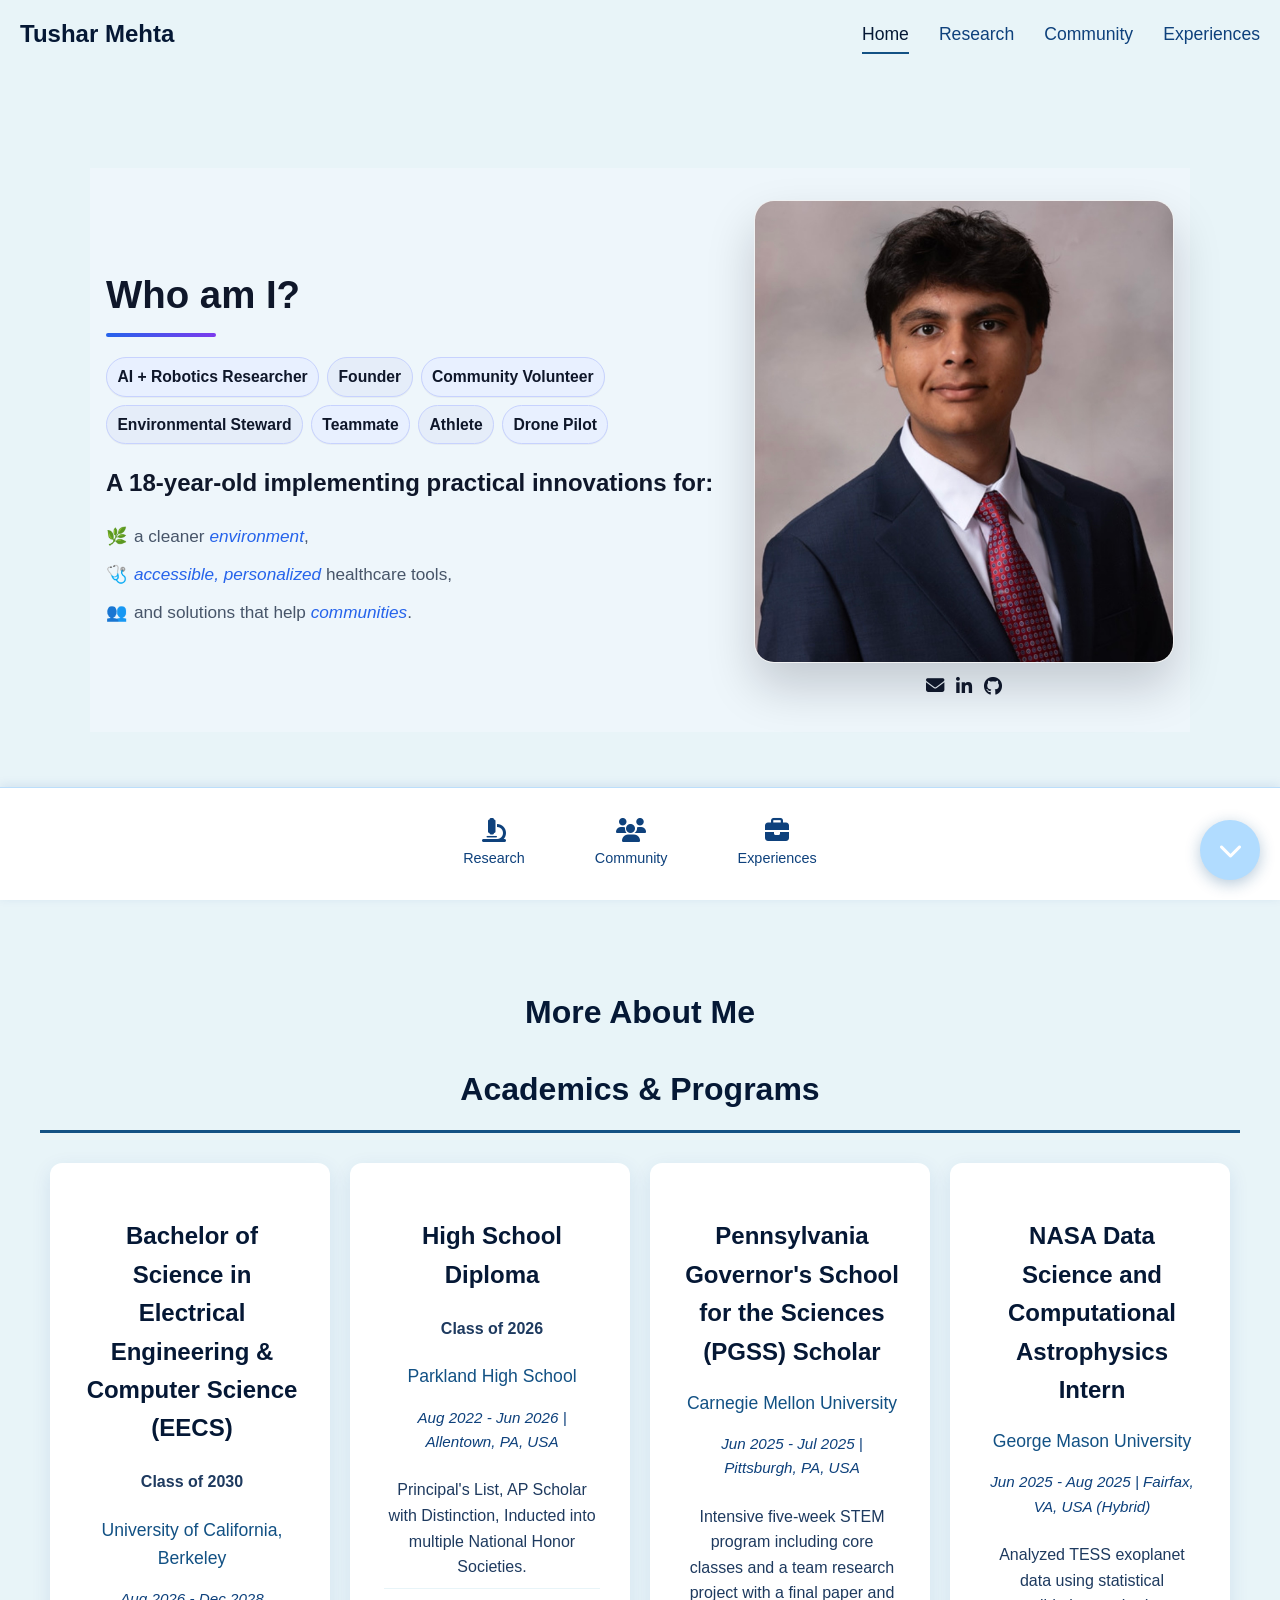
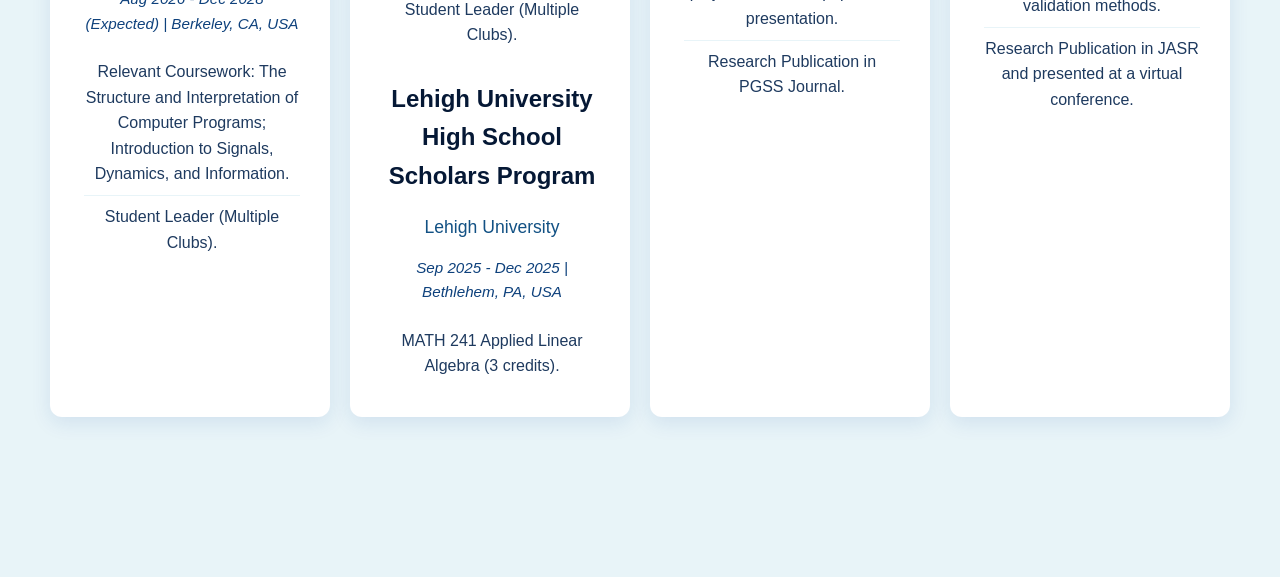
<file: index.html>
<!DOCTYPE html>
<html lang="en">
<head>
    <meta charset="UTF-8">
    <meta name="viewport" content="width=device-width, initial-scale=1.0">
    <title>Tushar Mehta</title>
    <link rel="stylesheet" href="style.css">
    <link rel="stylesheet" href="https://cdnjs.cloudflare.com/ajax/libs/font-awesome/6.5.2/css/all.min.css">
</head>
<body>

    <section id="home">
        <div class="background-overlay"></div>
        <header>
            <div class="logo">
                <a href="#">Tushar Mehta</a>
            </div>
            
            <!-- Hamburger Menu Button -->
            <button class="hamburger" id="hamburger">
                <span class="hamburger-line"></span>
                <span class="hamburger-line"></span>
                <span class="hamburger-line"></span>
            </button>
            
            <nav class="nav-menu" id="nav-menu">
                <ul>
                    <li><a href="#" class="active">Home</a></li>
                    <li><a href="research.html">Research</a></li>
                    <li><a href="community.html">Community</a></li>
                    <li><a href="experiences.html">Experiences</a></li>
                </ul>
            </nav>
        </header>

        <main class="hero-content">
<section class="intro theme-light" aria-labelledby="intro-title">
  <style>
    /* ===== Palette (light). Switch to .theme-dark if you prefer ===== */
    .theme-light { --bg:#eef6fb; --ink:#0f172a; --muted:#475569; --accent:#2563eb; --accent2:#7c3aed; --chip-bg:#e5edf9; --chip-bg-2:#e8f0ff; --chip-border:#c7d2fe; --chip-ink:#0f172a; }
    .theme-dark  { --bg:#0b1220; --ink:#e8eef6; --muted:#a9b6c7; --accent:#60a5fa; --accent2:#a78bfa; --chip-bg:#172033; --chip-bg-2:#1b2440; --chip-border:#2a3a58; --chip-ink:#e8eef6; }

    /* Layout */
    .intro{ background:var(--bg); color:var(--ink); }
    .intro .wrap{
      max-width:1100px; margin:0 auto; padding:2rem 1rem;
      display:grid; grid-template-columns: 1fr 420px; gap:2rem; align-items:center;
    }
    @media (max-width:880px){
      .intro .wrap{ grid-template-columns:1fr; }
      .intro .photo{ order:2; justify-self:center; }
    }

    /* Fix heading/subhead visibility even if a global style lowers opacity */
    .intro #intro-title,
    .intro .subhead{
      color:var(--ink) !important;
      opacity:1 !important;
      text-shadow:none !important;
      mix-blend-mode:normal !important;
      margin:0 0 .5rem;
    }
    #intro-title{ font-size:clamp(1.9rem,3.2vw,2.4rem); font-weight:800; }
    .rule{
      width:110px; height:4px; border-radius:999px; margin:.35rem 0 1.25rem;
      background:linear-gradient(90deg,var(--accent),var(--accent2));
    }

    /* Chips */
    .roles{ margin:0 0 .75rem; padding:0; list-style:none; display:flex; flex-wrap:wrap; gap:.5rem; }
    .roles li{
      display:inline-block; padding:.38rem .65rem; border-radius:999px;
      background:var(--chip-bg); border:1px solid var(--chip-border);
      color:var(--chip-ink); font-weight:600; font-size:.98rem; box-shadow:0 1px 0 rgba(15,23,42,.04);
    }
    .roles li:nth-child(odd){ background:var(--chip-bg-2); }

    /* Body line */
    .mission{ margin:.25rem 0 0; font-size:clamp(1rem,1.8vw,1.075rem); color:var(--muted); line-height:1.65; }
    .mission i{ color:var(--accent); font-style:italic; }

    /* Photo on the right */
    .photo{ justify-self:end; }
    .photo img{
      display:block; width:min(100%,420px); height:auto;
      border-radius:20px;
      box-shadow: 0 24px 48px rgba(2, 6, 23, .18);
      border: 1px solid rgba(15, 23, 42, .06);
      background:#fff;             /* prevents gray edges on transparent PNGs */
      object-fit: cover;
    }
  </style>

  <div class="wrap">
    <!-- LEFT: text -->
    <div>
      <h2 id="intro-title">Who am I?</h2>
      <div class="rule" aria-hidden="true">
      </div>

      <ul class="roles" aria-label="My roles">
        <li>AI&nbsp;+&nbsp;Robotics&nbsp;Researcher</li>
        <li>Founder</li>
        <li>Community&nbsp;Volunteer</li>
        <li>Environmental&nbsp;Steward</li>
        <li>Teammate</li>
        <li>Athlete</li>
        <li>Drone&nbsp;Pilot</li>
      </ul>

    <div class="head"> <h2>A 18-year-old implementing practical innovations for:</h2></div>
<ul class="mission" style="margin-top:1rem; padding-left:0; list-style:none;">
  <li><span class="icon" aria-hidden="true">🌿</span>a cleaner <i>environment</i>,</li>
  <li><span class="icon" aria-hidden="true">🩺</span><i>accessible, personalized</i> healthcare tools,</li>
  <li><span class="icon" aria-hidden="true">👥</span>and solutions that help <i>communities</i>.</li>
</ul>
</div>
<!-- Styles for the left-side social row (keep or merge into your main <style>) -->
<style>
  .left-social{
    margin-top:.85rem;       /* space under the bullets */
    display:inline-flex;
    gap:.75rem;
    align-items:center;
  }
  .left-social a{
    color:var(--ink);        /* matches your theme text color */
    text-decoration:none;
    font-size:1.05rem;
    line-height:1;
  }
  .left-social a:hover{
    color:var(--accent);     /* uses your existing accent color */
  }
</style>
<style>
  /* tiny helper so icons line up nicely */
    .mission li{
    margin: .6rem 0;          /* <-- more space between list items */
  }
    .mission .icon{
    display:inline-block;
    width:1.25em;
    text-align:center;
    margin-right:.4rem;
  }
</style>

    <!-- RIGHT: photo -->
<div class="right-col" style="justify-self:end;text-align:center;">
  <figure class="photo" style="margin:0;">
    <img
      src="assets/images/profile-photo.jpg"
      alt="Portrait of Tushar Mehta"
      style="display:block;width:min(100%,420px);height:auto;border-radius:20px;box-shadow:0 24px 48px rgba(2,6,23,.18);border:1px solid rgba(15,23,42,.06);background:#fff;object-fit:cover;"
    />
  </figure>

  <div class="social-icons" style="margin-top:.85rem;display:inline-flex;gap:.75rem;align-items:center;">
    <a href="mailto:mehtat124@gmail.com?subject=Request%20For%20Info&body=Hi%20Tushar," aria-label="Email" target="_blank" rel="noopener noreferrer" style="color:var(--ink);text-decoration:none;font-size:1.15rem;line-height:1;">
      <i class="fas fa-envelope"></i>
    </a>
    <a href="https://www.linkedin.com/in/tushar-mehta-104a21375/" aria-label="LinkedIn" target="_blank" rel="noopener noreferrer" style="color:var(--ink);text-decoration:none;font-size:1.15rem;line-height:1;">
      <i class="fab fa-linkedin-in"></i>
    </a>
    <a href="https://github.com/TMRmehta" aria-label="GitHub" target="_blank" rel="noopener noreferrer" style="color:var(--ink);text-decoration:none;font-size:1.15rem;line-height:1;">
      <i class="fab fa-github"></i>
    </a>
  </div>
</div>
</section>

        </main>

        <div class="bottom-icons">
            <div class="scroll-down-icon">
                <a href="#projects"> <i class="fas fa-chevron-down"></i>
                </a>
            </div>
        </div>
    </section>
    <section id="projects" class="about-section">
        <h2>More About Me</h2>
            <div id="academics" class="tab-content">
                <h2 class="section-title">Academics & Programs</h2>
                <div class="card-grid">
                    <div class="card academic-card">
                        <h3>Bachelor of Science in Electrical Engineering & Computer Science (EECS) </h3>
                        <h4>Class of 2030</h4>
                        <p class="institution">University of California, Berkeley</p>
                        <p class="date-location">Aug 2026 - Dec 2028 (Expected) | Berkeley, CA, USA</p>
                        <ul>
                            <li>Relevant Coursework: The Structure and Interpretation of Computer Programs; Introduction to Signals, Dynamics, and Information.
                            </li>
                            <li>Student Leader (Multiple Clubs).</li>
                        </ul>
                    </div>
                    <div class="card academic-card">
                        <h3>High School Diploma </h3>
                        <h4>Class of 2026</h4>
                        <p class="institution">Parkland High School</p>
                        <p class="date-location">Aug 2022 - Jun 2026 | Allentown, PA, USA</p>
                        <ul>
                            <li>Principal's List, AP Scholar with Distinction, Inducted into multiple National Honor Societies.
                            
                            </li>
                            <li>Student Leader (Multiple Clubs).</li>
                        </ul>
                        <h3>Lehigh University High School Scholars Program</h3>
                        <p class="institution">Lehigh University</p>
                        <p class="date-location">Sep 2025 - Dec 2025 | Bethlehem, PA, USA</p>
                         <ul>
                            <li>MATH 241 Applied Linear Algebra (3 credits).</li>
                        </ul>
                    </div>
                    <div class="card academic-card">
                        <h3>Pennsylvania Governor's School for the Sciences (PGSS) Scholar</h3>
                        <p class="institution">Carnegie Mellon University</p>
                        <p class="date-location">Jun 2025 - Jul 2025 | Pittsburgh, PA, USA</p>
                        <ul>
                            <li>Intensive five-week STEM program including core classes and a team research project with a final paper and presentation.</li>
                            <li>Research Publication in PGSS Journal.</li>
                        </ul>
                    </div>
                    <div class="card academic-card">
                        <h3>NASA Data Science and Computational Astrophysics Intern</h3>
                        <p class="institution">George Mason University</p>
                        <p class="date-location">Jun 2025 - Aug 2025 | Fairfax, VA, USA (Hybrid)</p>
                         <ul>
                            <li>Analyzed TESS exoplanet data using statistical validation methods.</li>
                            <li>Research Publication in JASR and presented at a virtual conference.</li>
                        </ul>
                    </div>
                </div>
            </div>
    </section>

    <!-- Bottom Navigation Icons -->
    <footer class="bottom-navigation">
        <div class="nav-icons">
            <a href="research.html" class="nav-icon" aria-label="Research">
                <i class="fas fa-microscope"></i>
                <span>Research</span>
            </a>
            <a href="community.html" class="nav-icon" aria-label="Community">
                <i class="fas fa-users"></i>
                <span>Community</span>
            </a>
            <a href="experiences.html" class="nav-icon" aria-label="Experiences">
                <i class="fas fa-briefcase"></i>
                <span>Experiences</span>
            </a>
        </div>
    </footer>

    <!-- Navigation Toggle Button -->
    <div class="nav-toggle" id="navToggle">
        <i class="fas fa-chevron-up"></i>
    </div>

    <script src="script.js"></script>
</body>
</html>
</file>
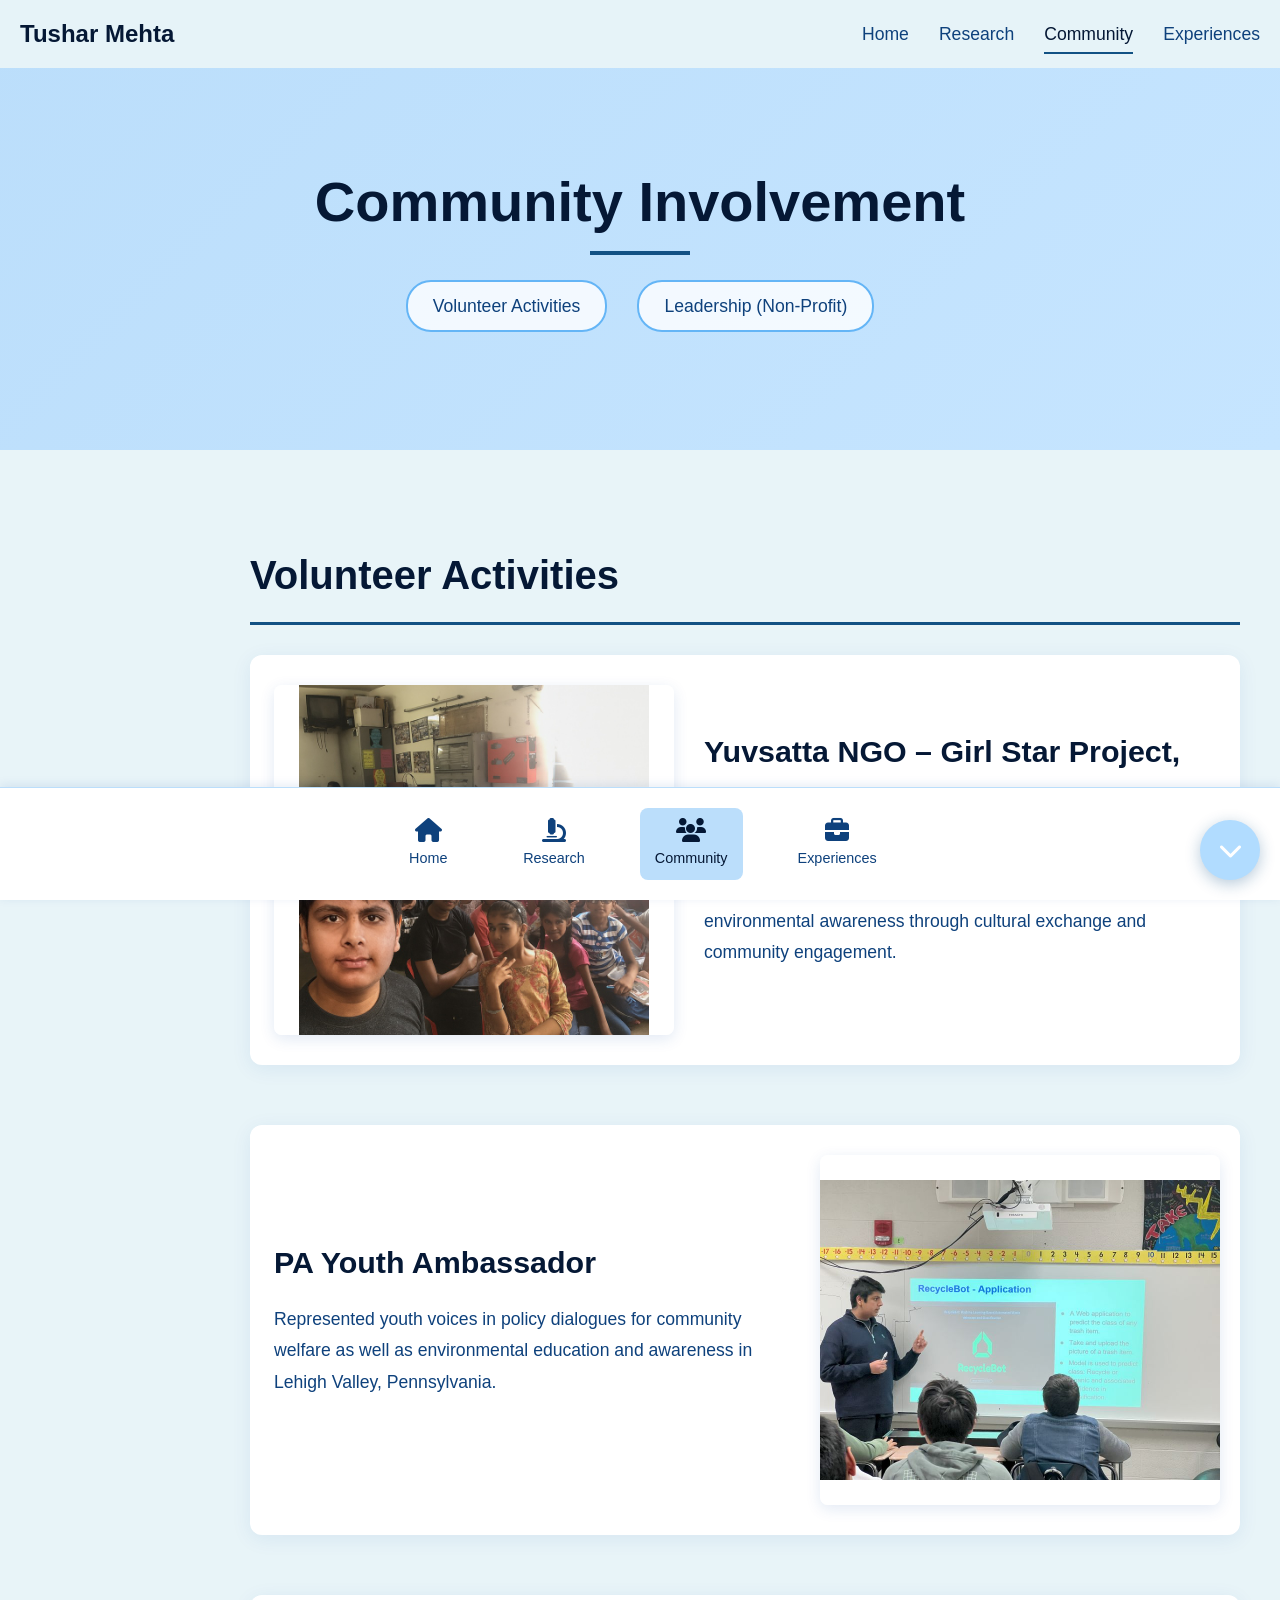
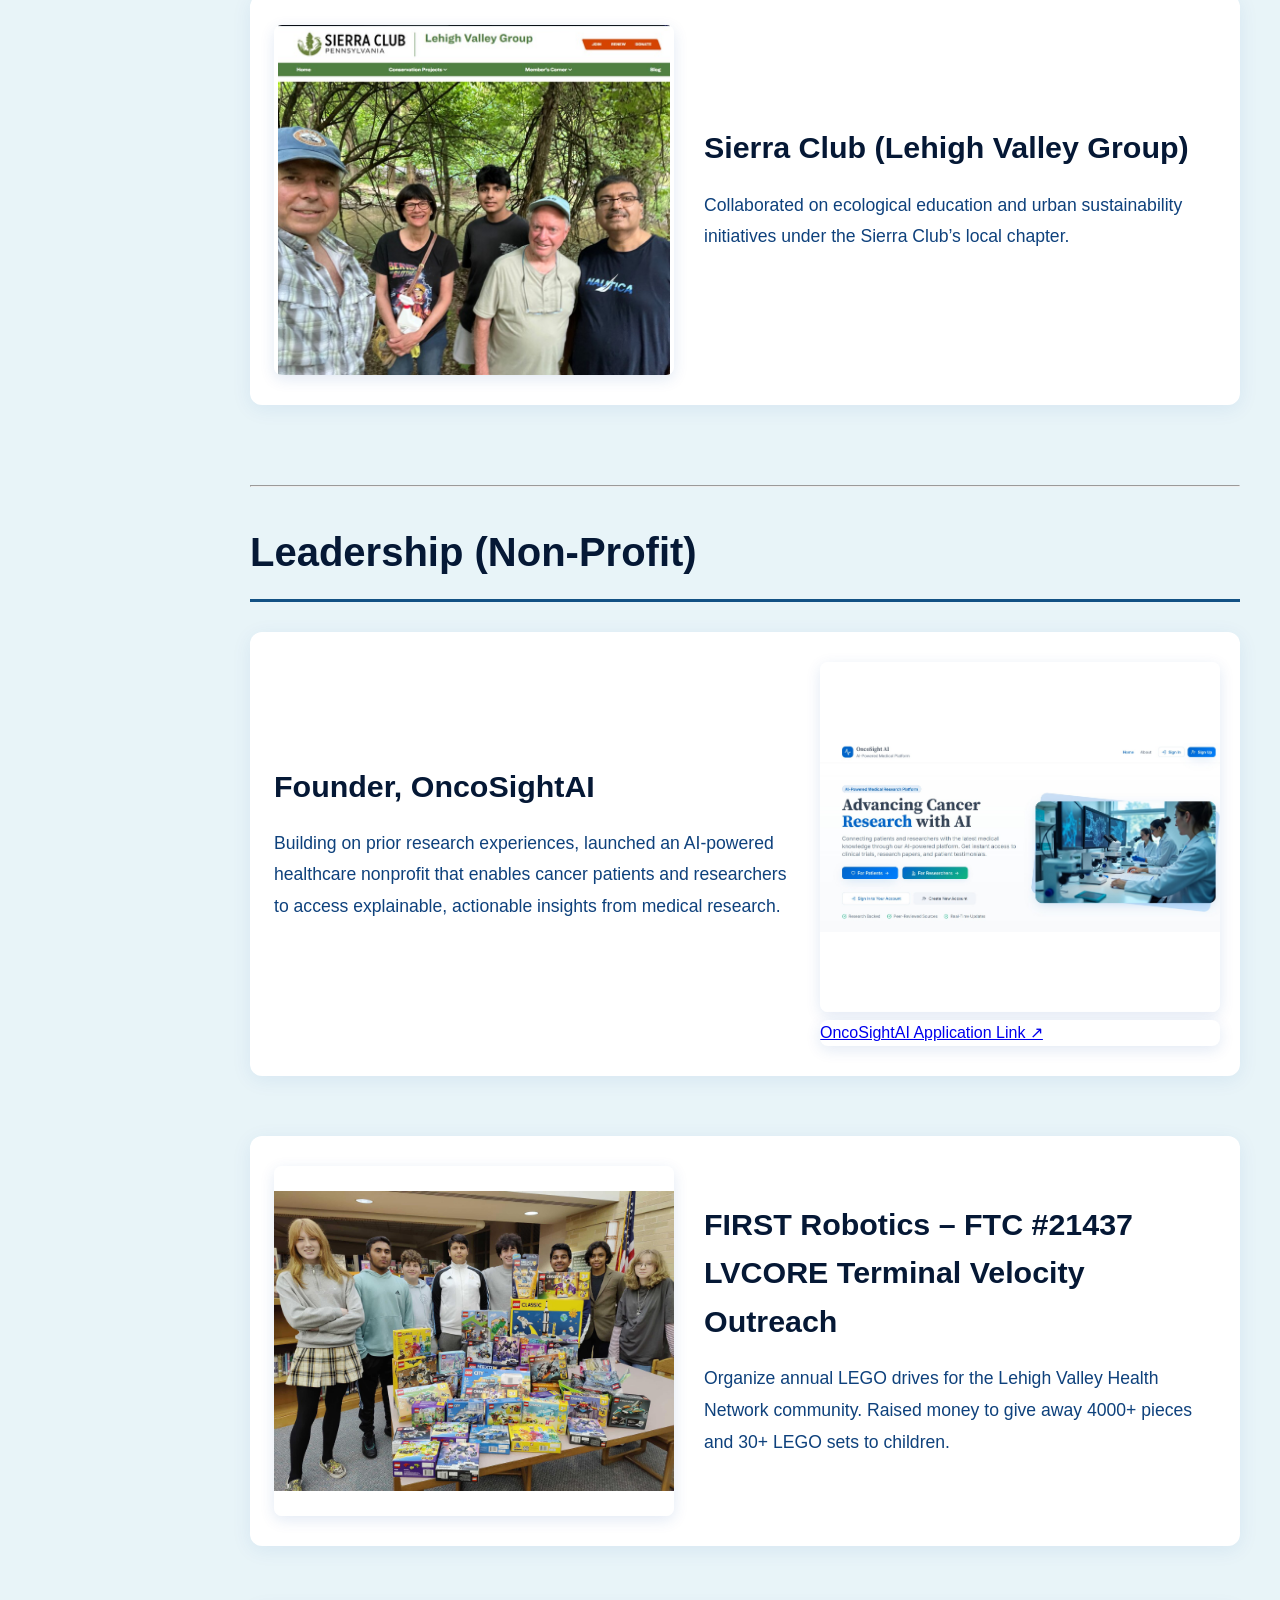
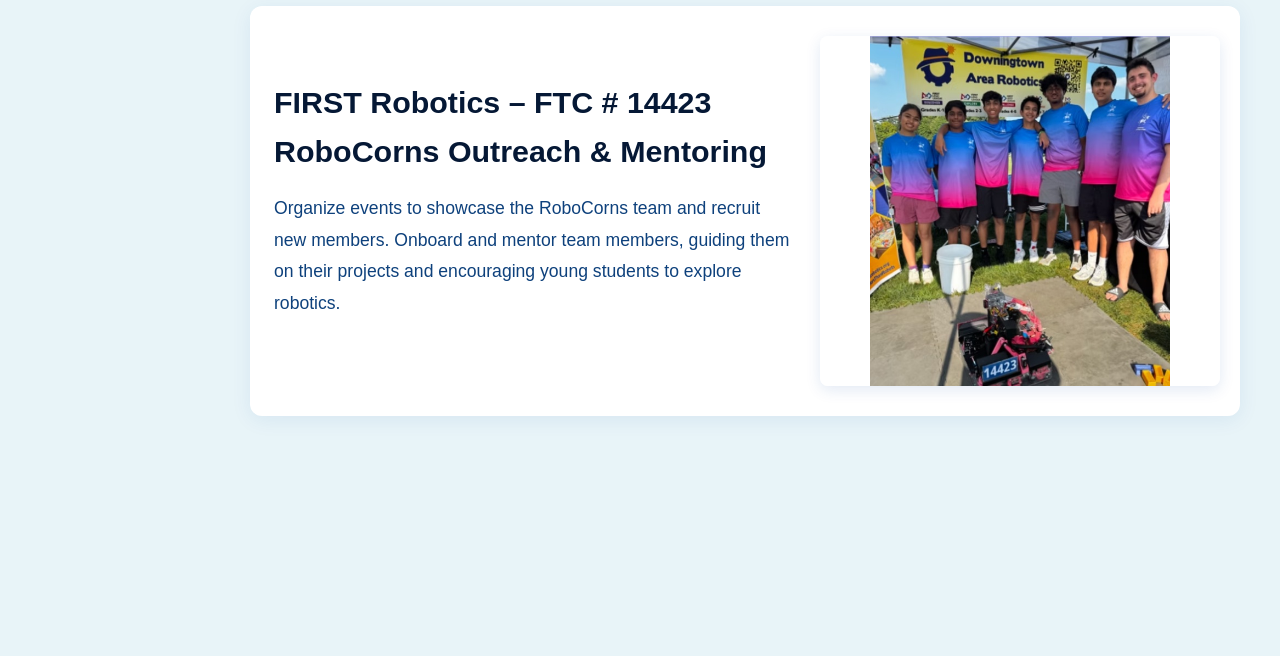
<file: community.html>
<!DOCTYPE html>
<html lang="en">
<head>
  <meta charset="UTF-8" />
  <meta name="viewport" content="width=device-width, initial-scale=1.0" />
  <title>Community - Tushar Mehta</title>
  <link rel="stylesheet" href="style.css" />
  <link rel="stylesheet" href="https://cdnjs.cloudflare.com/ajax/libs/font-awesome/6.5.1/css/all.min.css" />
</head>
<body>

  <section id="projects-page-header">
    <header>
      <div class="logo">
        <a href="index.html">Tushar Mehta</a>
      </div>
      
      <!-- Hamburger Menu Button -->
      <button class="hamburger" id="hamburger">
        <span class="hamburger-line"></span>
        <span class="hamburger-line"></span>
        <span class="hamburger-line"></span>
      </button>
      
      <nav class="nav-menu" id="nav-menu">
        <ul>
          <li><a href="index.html">Home</a></li>
          <li><a href="research.html">Research</a></li>
          <li><a href="community.html" class="active">Community</a></li>
          <li><a href="experiences.html">Experiences</a></li>
        </ul>
      </nav>
    </header>

    <div class="page-title">
      <h1>Community Involvement</h1>
      <div class="underline"></div>
      <div class="category-nav">
        <a href="#Volunteerism" class="category-link">Volunteer Activities</a>
        <a href="#Leadership" class="category-link">Leadership (Non-Profit)</a>
      </div>
    </div>
  </section>

  <!-- <aside class="timeline-sidebar">
    <div class="timeline-item" data-category="volunteer Activities">
        <div class="timeline-dot"></div>
        <span class="timeline-label">Volunteer Activities</span>
    </div>
    <div class="timeline-item" data-category="Leadership (Non-Profit)">
        <div class="timeline-dot"></div>
        <span class="timeline-label">Leadershio (Non-Profit)</span>
    </div>
  </aside> -->

  <main class="research-timeline" id="community-timeline"> 
    
    <section id="Volunteerism" class="research-section">
      <h2 class="section-title">Volunteer Activities</h2>

      <div class="project-item" data-category="volunteer Activities">
        <div class="project-content">
            <div class="project-image">
                 <img src="assets/images/YS_M3.jpg" alt="Yuvsatta NGO - Girl Star Project">
            </div>
            <div class="project-details">
                  <h3>Yuvsatta NGO – Girl Star Project, Chandigarh, India</h3>
                  <p>Volunteer with the Yuvsatta Girl Star Project, supporting initiatives that empower youth, advance girls’ education, and promote environmental awareness through cultural exchange and community engagement.</p>
            </div>
        </div>
      </div>

      <div class="project-item" data-category="volunteer Activities">
        <div class="project-content reverse">
          <div class="project-image">
            <img src="assets/images/PAY_M.jpg" alt="PA Youth Ambassador" />
          </div>
          <div class="project-details">
            <h3>PA Youth Ambassador</h3>
            <p>Represented youth voices in policy dialogues for community welfare as well as environmental education and awareness in Lehigh Valley, Pennsylvania.</p>
          </div>
        </div>
      </div>

      <div class="project-item" data-category="volunteer Activities">
        <div class="project-content">
          <div class="project-image">
            <img src="assets/images/Sierra_Club.jpg" alt="Sierra Club" />
          </div>
          <div class="project-details">
            <h3>Sierra Club (Lehigh Valley Group)</h3>
            <p>Collaborated on ecological education and urban sustainability initiatives under the Sierra Club’s local chapter.</p>
          </div>
        </div>
      </div>
    </section>

    <hr>

    <section id="Leadership" class="research-section">
      <h2 class="section-title">Leadership (Non-Profit)</h2>

      <div class="project-item" data-category="Leadership (Non-Profit)">
        <div class="project-content reverse">
        <div class="project-media">
          <div class="project-image">
            <a href="https://www.oncosight.org/"
              target="_blank"
              rel="noopener noreferrer"
               aria-label="Open OncoSightAI website">
              <img src="assets/images/OncoSightAI.jpg"
              alt="OncosightAI Project"
              loading="lazy" />
            </a>
          </div>
          <div class="project-image" style="margin-top: .5rem;">
                        <a href="https://www.oncosight.org"
                        target="_blank"
                        rel="noopener noreferrer"
                        class="btn-link"
                        aria-label="Open OncoSightAI application">
                        OncoSightAI Application Link ↗
                        </a>
          </div>
           </div>
          <div class="project-details">
            <h3>Founder, OncoSightAI</h3>
            <p>Building on prior research experiences, launched an AI-powered healthcare nonprofit that enables cancer patients and researchers to access explainable, actionable insights from medical research.</p>
          </div>
        </div>
      </div>
      <div class="project-item" data-category="Leadership (Non-Profit)">
        <div class="project-content">
          <div class="project-image">
            <img src="assets/images/LVCORE_LegoDrive.jpg" alt="First Tech Challenge" />
          </div>
          <div class="project-details">
            <h3>FIRST Robotics – FTC #21437 LVCORE Terminal Velocity Outreach</h3>
            <p> Organize annual LEGO drives for the Lehigh Valley Health Network community. Raised money to give away 4000+ pieces and 30+ LEGO sets to children. </p>
          </div>
        </div>
      </div>
      <div class="project-item" data-category="Leadership (Non-Profit)">
        <div class="project-content reverse">
          <div class="project-image">
            <img src="assets/images/TUSHAR_ROBOCORNS.jpg" alt="Robocorns" />
          </div>
          <div class="project-details">
            <h3>FIRST Robotics –  FTC # 14423 RoboCorns Outreach & Mentoring </h3>
            <p> Organize events to showcase the RoboCorns team and recruit new members. Onboard and mentor team members, guiding them on their projects and encouraging young students to explore robotics. </p>
          </div>
        </div>
      </div>

    </section>
  </main>

  <script>
    // Smooth scrolling for category navigation buttons
    document.querySelectorAll('.category-link').forEach(link => {
      link.addEventListener('click', e => {
        e.preventDefault();
        const target = document.querySelector(link.getAttribute('href'));
        // Use a consistent offset to account for the fixed header
        const offset = 100;
        window.scrollTo({ top: target.offsetTop - offset, behavior: 'smooth' });
      });
    });

    // Sidebar highlighting script adapted from experiences.html
    const timelineItems = document.querySelectorAll('.timeline-item');
    const projectItems = document.querySelectorAll('.project-item');

    function updateTimeline() {
        // Check the middle of the viewport for the active section
        const scrollPosition = window.scrollY + window.innerHeight / 2.5;

        projectItems.forEach(item => {
            const itemTop = item.offsetTop;
            const itemBottom = itemTop + item.offsetHeight;
            // The category is the section identifier
            const category = item.getAttribute('data-category');

            if (scrollPosition >= itemTop && scrollPosition <= itemBottom) {
                timelineItems.forEach(timelineItem => {
                    if (timelineItem.getAttribute('data-category') === category) {
                        timelineItem.classList.add('active');
                    } else {
                        timelineItem.classList.remove('active');
                    }
                });
            }
        });
    }

    window.addEventListener('scroll', updateTimeline);
    window.addEventListener('resize', updateTimeline);
    // Initial call to set the active item on page load
    updateTimeline();
  </script>

  <!-- Bottom Navigation Icons -->
  <footer class="bottom-navigation">
    <div class="nav-icons">
      <a href="index.html" class="nav-icon" aria-label="Home">
        <i class="fas fa-home"></i>
        <span>Home</span>
      </a>
      <a href="research.html" class="nav-icon" aria-label="Research">
        <i class="fas fa-microscope"></i>
        <span>Research</span>
      </a>
      <a href="community.html" class="nav-icon active" aria-label="Community">
        <i class="fas fa-users"></i>
        <span>Community</span>
      </a>
      <a href="experiences.html" class="nav-icon" aria-label="Experiences">
        <i class="fas fa-briefcase"></i>
        <span>Experiences</span>
      </a>
    </div>
  </footer>

  <!-- Navigation Toggle Button -->
  <div class="nav-toggle" id="navToggle">
    <i class="fas fa-chevron-up"></i>
  </div>



  <script src="script.js"></script>

</body>
</html>
</file>
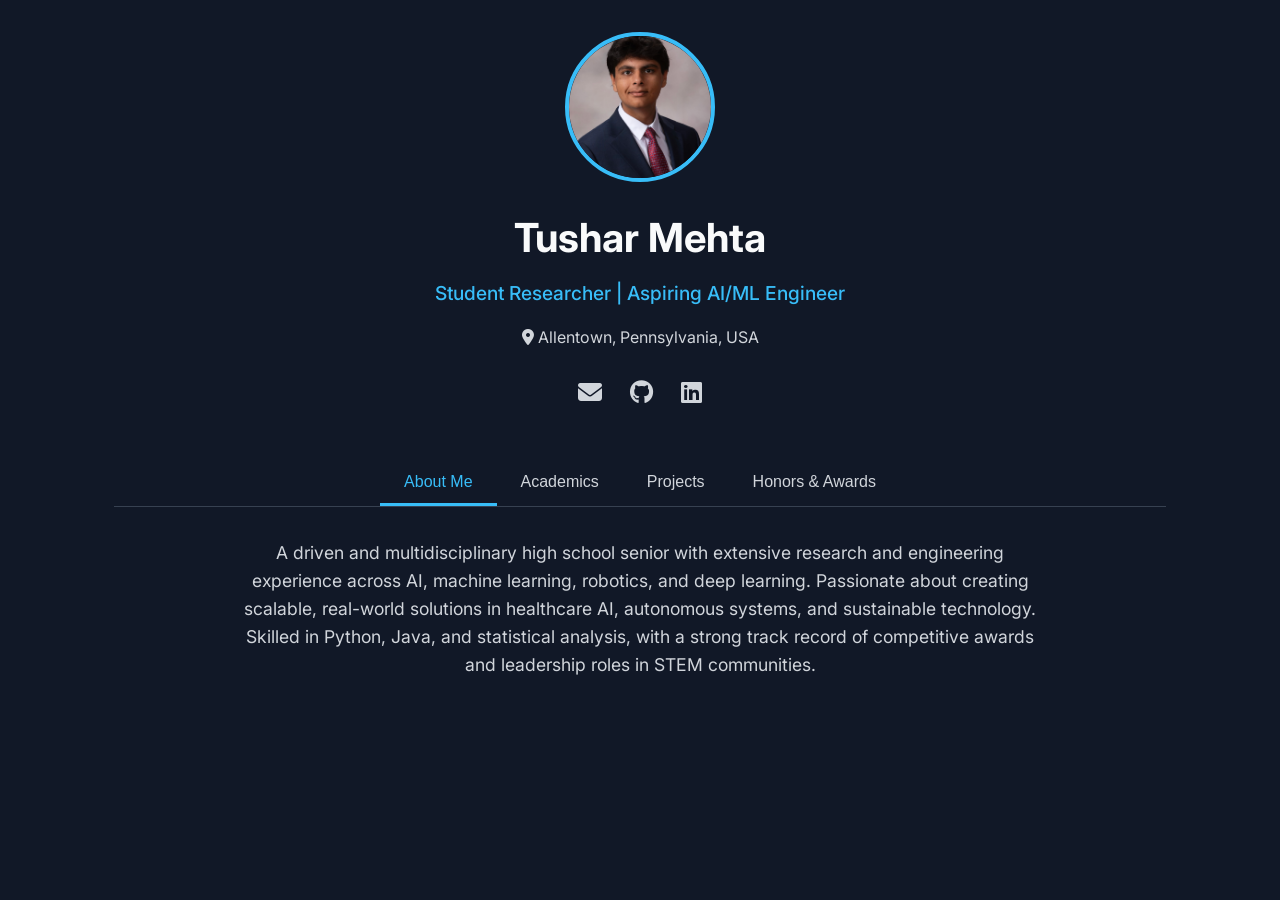
<file: old_index.html>
<!DOCTYPE html>

<html lang="en">
<head>
    <meta charset="UTF-8">
    <meta name="viewport" content="width=device-width, initial-scale=1.0">
    <title>Tushar Mehta | Portfolio</title>
    <link rel="preconnect" href="https://fonts.googleapis.com">
    <link rel="preconnect" href="https://fonts.gstatic.com" crossorigin>
    <link href="https://fonts.googleapis.com/css2?family=Inter:wght@400;500;700&family=Roboto+Mono:wght@400;700&display=swap" rel="stylesheet">
    <link rel="stylesheet" href="https://cdnjs.cloudflare.com/ajax/libs/font-awesome/6.5.1/css/all.min.css">

    <style>
        :root {
            --bg-color: #111827;
            --card-bg-color: #1f2937;
            --text-color: #d1d5db;
            --header-text-color: #f9fafb;
            --accent-color: #38bdf8;
            --border-color: #374151;
        }

        * {
            box-sizing: border-box;
            margin: 0;
            padding: 0;
        }

        body {
            font-family: 'Inter', sans-serif;
            background-color: var(--bg-color);
            color: var(--text-color);
            line-height: 1.6;
            font-size: 16px;
        }

        .container {
            max-width: 1100px;
            margin: 0 auto;
            padding: 2rem 1.5rem;
        }

        /* --- Header Section --- */
        .header {
            display: flex;
            flex-direction: column;
            align-items: center;
            text-align: center;
            margin-bottom: 3rem;
        }

        .profile-image {
            width: 150px;
            height: 150px;
            border-radius: 50%;
            border: 4px solid var(--accent-color);
            object-fit: cover;
            margin-bottom: 1.5rem;
        }

        .header h1 {
            font-size: 2.5rem;
            color: var(--header-text-color);
            margin-bottom: 0.5rem;
        }

        .header .title {
            font-size: 1.2rem;
            font-weight: 500;
            color: var(--accent-color);
            margin-bottom: 1rem;
        }
        
        .header .location {
            margin-bottom: 1.5rem;
        }

        .social-links a {
            color: var(--text-color);
            font-size: 1.5rem;
            margin: 0 0.75rem;
            transition: color 0.3s ease;
        }

        .social-links a:hover {
            color: var(--accent-color);
        }

        /* --- Navigation Tabs --- */
        .tabs {
            display: flex;
            justify-content: center;
            border-bottom: 1px solid var(--border-color);
            margin-bottom: 2rem;
        }

        .tab-link {
            padding: 0.75rem 1.5rem;
            cursor: pointer;
            border: none;
            background: none;
            color: var(--text-color);
            font-size: 1rem;
            font-weight: 500;
            transition: color 0.3s ease, border-bottom 0.3s ease;
            border-bottom: 3px solid transparent;
        }

        .tab-link.active {
            color: var(--accent-color);
            border-bottom: 3px solid var(--accent-color);
        }

        /* --- Tab Content --- */
        .tab-content {
            display: none;
        }

        .tab-content.active {
            display: block;
            animation: fadeIn 0.5s ease-in-out;
        }
        
        @keyframes fadeIn {
            from { opacity: 0; transform: translateY(10px); }
            to { opacity: 1; transform: translateY(0); }
        }

        h2.section-title {
            font-size: 2rem;
            color: var(--header-text-color);
            margin-bottom: 1.5rem;
            border-bottom: 2px solid var(--accent-color);
            padding-bottom: 0.5rem;
            display: inline-block;
        }
        
        /* --- About Section --- */
        #about p {
            font-size: 1.1rem;
            max-width: 800px;
            margin: 0 auto;
            text-align: center;
        }

        /* --- Grid Layouts for Cards --- */
        .card-grid {
            display: grid;
            gap: 1.5rem;
        }

        #academics .card-grid {
            grid-template-columns: repeat(auto-fill, minmax(300px, 1fr));
        }

        #projects .card-grid {
            grid-template-columns: repeat(auto-fill, minmax(320px, 1fr));
        }

        .card {
            background-color: var(--card-bg-color);
            border: 1px solid var(--border-color);
            border-radius: 8px;
            padding: 1.5rem;
            transition: transform 0.3s ease, box-shadow 0.3s ease;
        }
        
        .card:hover {
            transform: translateY(-5px);
            box-shadow: 0 10px 20px rgba(0,0,0,0.2);
        }

        /* --- Academics Card --- */
        .academic-card h3 {
            color: var(--accent-color);
            margin-bottom: 0.25rem;
        }
        .academic-card .institution {
            color: var(--header-text-color);
            font-weight: 500;
            margin-bottom: 0.5rem;
        }
        .academic-card .date-location, .academic-card .score {
            font-size: 0.9rem;
            margin-bottom: 1rem;
        }
        .academic-card ul {
            list-style-type: none;
            padding-left: 0;
        }
        .academic-card ul li {
            position: relative;
            padding-left: 1.2rem;
            margin-bottom: 0.5rem;
        }
        .academic-card ul li::before {
            content: '›';
            position: absolute;
            left: 0;
            color: var(--accent-color);
            font-weight: bold;
        }

        /* --- Project Card --- */
        .project-card img {
            width: 100%;
            height: 200px;
            object-fit: cover;
            border-radius: 6px;
            margin-bottom: 1rem;
            border: 1px solid var(--border-color);
        }
        .project-card h3 {
            color: var(--accent-color);
            margin-bottom: 0.5rem;
        }
        .project-card p {
            margin-bottom: 1rem;
        }
        .technologies {
            display: flex;
            flex-wrap: wrap;
            gap: 0.5rem;
            margin-bottom: 1rem;
        }
        .tech-tag {
            background-color: var(--border-color);
            color: var(--text-color);
            padding: 0.25rem 0.75rem;
            border-radius: 15px;
            font-size: 0.8rem;
            font-family: 'Roboto Mono', monospace;
        }
        .project-links a {
            color: var(--accent-color);
            text-decoration: none;
            margin-right: 1rem;
            font-weight: 500;
        }
        .project-links a:hover {
            text-decoration: underline;
        }
        
        /* --- Improved Honors & Awards Section --- */
        .awards-grid {
            display: grid;
            grid-template-columns: 1fr;
            gap: 1.5rem;
        }

        .award-category {
            background-color: var(--card-bg-color);
            padding: 1.5rem;
            border-radius: 8px;
            border: 1px solid var(--border-color);
        }

        .award-category h3 {
            color: var(--accent-color);
            font-size: 1.25rem;
            margin-bottom: 1rem;
            border-bottom: 1px solid var(--border-color);
            padding-bottom: 0.75rem;
            display: flex;
            align-items: center;
        }

        .award-category h3 i {
            margin-right: 0.75rem;
        }

        .award-category ul {
            list-style: none;
            padding: 0;
        }

        .award-category li {
            margin-bottom: 1.25rem;
            padding-left: 1.75rem;
            position: relative;
        }

        .award-category li:last-child {
            margin-bottom: 0;
        }

        .award-category li::before {
            content: '\f005'; /* Font Awesome star icon */
            font-family: 'Font Awesome 6 Free';
            font-weight: 900;
            color: var(--accent-color);
            position: absolute;
            left: 0;
            top: 4px;
            font-size: 0.9rem;
        }

        .award-category li strong {
            display: block;
            color: var(--header-text-color);
            margin-bottom: 0.25rem;
        }

        .award-detail {
            font-size: 0.9rem;
            color: var(--text-color);
            display: block;
            line-height: 1.5;
        }
        
        /* --- Responsive Design --- */
        @media (min-width: 992px) {
            .awards-grid {
                grid-template-columns: repeat(3, 1fr);
            }
        }
        @media (min-width: 768px) and (max-width: 991px) {
            .awards-grid {
                grid-template-columns: repeat(2, 1fr);
            }
        }
        
        @media (max-width: 768px) {
            .header h1 {
                font-size: 2rem;
            }
            .tabs {
                flex-wrap: wrap;
            }
            .tab-link {
                padding: 0.75rem 1rem;
                font-size: 0.9rem;
            }
        }
        @media (max-width: 480px) {
             .container {
                padding: 1rem 1rem;
            }
            .header {
                 margin-bottom: 2rem;
            }
            .profile-image {
                width: 120px;
                height: 120px;
            }
        }

    </style>
</head>
<body>

    <div class="container">
        <header class="header">
            <img src="assets/images/profile-photo.jpg" alt="Tushar Mehta" class="profile-image" onerror="this.onerror=null;this.src='https://via.placeholder.com/150';">
            <h1>Tushar Mehta</h1>
            <p class="title">Student Researcher | Aspiring AI/ML Engineer</p>
            <p class="location"><i class="fas fa-map-marker-alt"></i> Allentown, Pennsylvania, USA</p>
            <div class="social-links">
                <a href="mailto:mehtat124@gmail.com" target="_blank" aria-label="Email"><i class="fas fa-envelope"></i></a>
                <a href="https://github.com/TMRmehta" target="_blank" aria-label="GitHub"><i class="fab fa-github"></i></a>
                <a href="https://www.linkedin.com/in/tushar-mehta-104a21375/" target="_blank" aria-label="LinkedIn"><i class="fab fa-linkedin"></i></a>
            </div>
        </header>

        <nav class="tabs">
            <button class="tab-link active" data-tab="about">About Me</button>
            <button class="tab-link" data-tab="academics">Academics</button>
            <button class="tab-link" data-tab="projects">Projects</button>
            <button class="tab-link" data-tab="honors">Honors & Awards</button>
        </nav>

        <main>
            <section id="about" class="tab-content active">
                <p>
                    A driven and multidisciplinary high school senior with extensive research and engineering experience across AI, machine learning, robotics, and deep learning. Passionate about creating scalable, real-world solutions in healthcare AI, autonomous systems, and sustainable technology. Skilled in Python, Java, and statistical analysis, with a strong track record of competitive awards and leadership roles in STEM communities.
                </p>
            </section>

            <section id="academics" class="tab-content">
                <h2 class="section-title">Academics & Programs</h2>
                <div class="card-grid">
                    <div class="card academic-card">
                        <h3>High School Diploma (Expected 2026)</h3>
                        <p class="institution">Parkland High School</p>
                        <p class="date-location">Aug 2022 - Jun 2026 | Allentown, PA, USA</p>
                        <p class="score"><strong>GPA:</strong> 4.8/4.0 (weighted)</p>
                        <ul>
                            <li>Principal’s List, AP Scholar with Distinction</li>
                            <li>Member of NHS, MHS, SNHS, SHS, NSSHS, and NEHS honor societies</li>
                        </ul>
                    </div>
                    <div class="card academic-card">
                        <h3>PGSS Scholar</h3>
                        <p class="institution">Carnegie Mellon University</p>
                        <p class="date-location">Jun 2025 - Jul 2025 | Pittsburgh, PA, USA</p>
                        <ul>
                            <li>Intensive five-week STEM program including core classes and a team research project with a final paper and presentation.</li>
                        </ul>
                    </div>
                    <div class="card academic-card">
                        <h3>NASA Data Science Analysis Scholar</h3>
                        <p class="institution">George Mason University</p>
                        <p class="date-location">Jun 2025 - Aug 2025 | Fairfax, VA, USA (Hybrid)</p>
                         <ul>
                            <li>Analyzed TESS exoplanet data using statistical validation methods.</li>
                            <li>Authored and presented a research paper at a hybrid conference.</li>
                        </ul>
                    </div>
                </div>
            </section>

            <section id="projects" class="tab-content">
                 <h2 class="section-title">Projects</h2>
                 <div class="card-grid">
                    <div class="card project-card">
                        <img src="assets/images/project-pulmoaid.png" alt="PulmoAID Project" >
                        <h3>PulmoAID – Multimodal Lung Cancer Diagnostics</h3>
                        <p>Developed a novel multimodal deep learning algorithm integrating CT imaging with demographic and clinical data to enhance lung cancer detection. Built a global web application for real-world screening.</p>
                        <div class="technologies">
                           <span class="tech-tag">Python</span><span class="tech-tag">Deep Learning</span><span class="tech-tag">LLM-driven Interpretability</span><span class="tech-tag">Streamlit</span>
                        </div>
                    </div>
                     <div class="card project-card">
                        <img src="assets/images/project-neuroaid.png" alt="NeuroAID Project" onerror="this.onerror=null;this.src='https://via.placeholder.com/400x200/1f2937/d1d5db?text=NeuroAID';">
                        <h3>NeuroAID – Brain Tumor Detection</h3>
                        <p>Explainable AI system for automated brain tumor detection and classification using MRI data, deployed as a global screening web app.</p>
                        <div class="technologies">
                           <span class="tech-tag">Python</span><span class="tech-tag">Machine Learning</span><span class="tech-tag">Explainable AI</span><span class="tech-tag">Streamlit</span>
                        </div>
                        <div class="project-links">
                            <a href="assets/images/JEI_NeuroAID.pdf" target="_blank">Journal of Emerging Investigators Research Publication</a>
                            <a href="assets/images/JEI_NeuroAID.pdf" target="_blank">Preprint</a>
                        </div>
                    </div>
                    <div class="card project-card">
                        <img src="assets/images/project-recyclebot.png" alt="RecycleBot Project" onerror="this.onerror=null;this.src='https://via.placeholder.com/400x200/1f2937/d1d5db?text=RecycleBot';">
                        <h3>RecycleBot – Automated Waste Detection</h3>
                        <p>CNN image classifier that distinguishes recyclable from organic waste; shipped as a web app and published in a peer-reviewed journal.</p>
                        <div class="technologies">
                           <span class="tech-tag">Python</span><span class="tech-tag">CNN</span><span class="tech-tag">Computer Vision</span><span class="tech-tag">Streamlit</span>
                        </div>
                        <div class="project-links">
                            <a href="assets/RecycleBot_Publication_NHSJS_QRCode.png" target="_blank">Publication QR</a>
                        </div>
                    </div>
                     <div class="card project-card">
                        <img src="assets/images/project-autonomous.png" alt="Autonomous Driving Project" onerror="this.onerror=null;this.src='https://via.placeholder.com/400x200/1f2937/d1d5db?text=Sensor+Fusion';">
                        <h3>Autonomous Driving Sensor Fusion</h3>
                        <p>Deep reinforcement learning for optimal sensor selection and fusion across Cameras, LiDAR, and Radar.</p>
                        <div class="technologies">
                           <span class="tech-tag">Python</span><span class="tech-tag">Deep Reinforcement Learning</span><span class="tech-tag">Sensor Fusion</span>
                        </div>
                        <div class="project-links">
                            <a href="assets/PGSS Modeling and Predicting the Behaviors of Inductive Traffic Loops.pdf" target="_blank">Report</a>
                        </div>
                    </div>
                     <div class="card project-card">
                        <img src="assets/images/project-exoplanet.png" alt="Exoplanet Project" onerror="this.onerror=null;this.src='https://via.placeholder.com/400x200/1f2937/d1d5db?text=Exoplanet+Transit';">
                        <h3>Exoplanet Transit Follow-up (TOI-5516.01)</h3>
                        <p>Ground-based light-curve follow-up and validation of a TESS Object of Interest using GMU’s 0.8 m telescope; reduction and analysis in AstroImageJ.</p>
                        <div class="technologies">
                           <span class="tech-tag">AstroImageJ</span><span class="tech-tag">Photometry</span><span class="tech-tag">Python</span>
                        </div>
                         <div class="project-links">
                            <a href="assets/NASA_TOI5516_Paper_Journal of Astro-Scholars Research (JASR) .pdf" target="_blank">Research Paper</a>
                        </div>
                    </div>
                 </div>
            </section>

            <section id="honors" class="tab-content">
                <h2 class="section-title">Honors & Awards</h2>
                <div class="awards-grid">
            
                    <div class="award-category">
                        <h3><i class="fas fa-microchip"></i> STEM & Computer Science</h3>
                        <ul>
                            <li>
                                <strong>USA Computing Olympiad (USACO) Gold Division</strong>
                                <span class="award-detail">Achieved Gold, a top competitive tier in the premier national algorithm programming contest for high school students. (2025)</span>
                            </li>
                            <li>
                                <strong>U.S. Congressional App Challenge Winner (2x)</strong>
                                <span class="award-detail">Winning app was selected to represent Pennsylvania's 7th congressional district in Washington, D.C. (2023, 2025)</span>
                            </li>
                             <li>
                                <strong>National STEM Champion</strong>
                                <span class="award-detail">Recognized by President Obama; represented Pennsylvania at the National Science Foundation in Washington, D.C. (2024)</span>
                            </li>
                            <li>
                                <strong>Multiple Science Fair Winner</strong>
                                 <span class="award-detail">Secured consistent 1st-3rd place awards at Lehigh Valley, Delaware Valley, and Penn State Academy science fairs. (2021–2025)</span>
                            </li>
                        </ul>
                    </div>
            
                    <div class="award-category">
                        <h3><i class="fas fa-users"></i> Leadership & Robotics</h3>
                        <ul>
                            <li>
                                <strong>FIRST Tech Challenge (FTC) Awards</strong>
                                 <span class="award-detail">Received the Regional Design & Inspire Award and recognized as a State Finalist for the Design Award. (2023, 2024)</span>
                            </li>
                             <li>
                                <strong>FIRST Lego League World Finalist</strong>
                                <span class="award-detail">Advanced from Regional Champion to compete as an international finalist against teams from around the world. (2020, 2022)</span>
                            </li>
                            <li>
                                <strong>Pennsylvania Youth Ambassador</strong>
                                <span class="award-detail">Selected as a dedicated youth representative for the state of Pennsylvania. (2023–2024)</span>
                            </li>
                        </ul>
                    </div>
            
                    <div class="award-category">
                        <h3><i class="fas fa-chart-line"></i> Academic & Business</h3>
                         <ul>
                             <li>
                                <strong>FBLA Stock Market Game National Winner</strong>
                                <span class="award-detail">Secured 2nd Place at the national level, complemented by multiple national and state finalist recognitions. (2023-2025)</span>
                            </li>
                            <li>
                                <strong>National History Day National Winner</strong>
                                <span class="award-detail">Placed 1st regionally before advancing to rank in the Top 20 nationally for historical research and presentation. (2024)</span>
                            </li>
                            <li>
                                <strong>Mathematics Competitions Top Performer</strong>
                                <span class="award-detail">Consistently recognized as a top performer in AMC 10/12, PML, and ASMC mathematics competitions. (2022–2025)</span>
                            </li>
                         </ul>
                    </div>
            
                </div>
            </section>

        </main>
    </div>

    <script>
        document.addEventListener('DOMContentLoaded', function() {
            const tabs = document.querySelectorAll('.tab-link');
            const contents = document.querySelectorAll('.tab-content');

            tabs.forEach(tab => {
                tab.addEventListener('click', () => {
                    // Get the target tab content ID from the data attribute
                    const target = tab.getAttribute('data-tab');
                    const targetContent = document.getElementById(target);

                    // Remove active class from all tabs and content
                    tabs.forEach(t => t.classList.remove('active'));
                    contents.forEach(c => c.classList.remove('active'));

                    // Add active class to the clicked tab and corresponding content
                    tab.classList.add('active');
                    targetContent.classList.add('active');
                });
            });
        });
    </script>
</body>
</html>
</file>
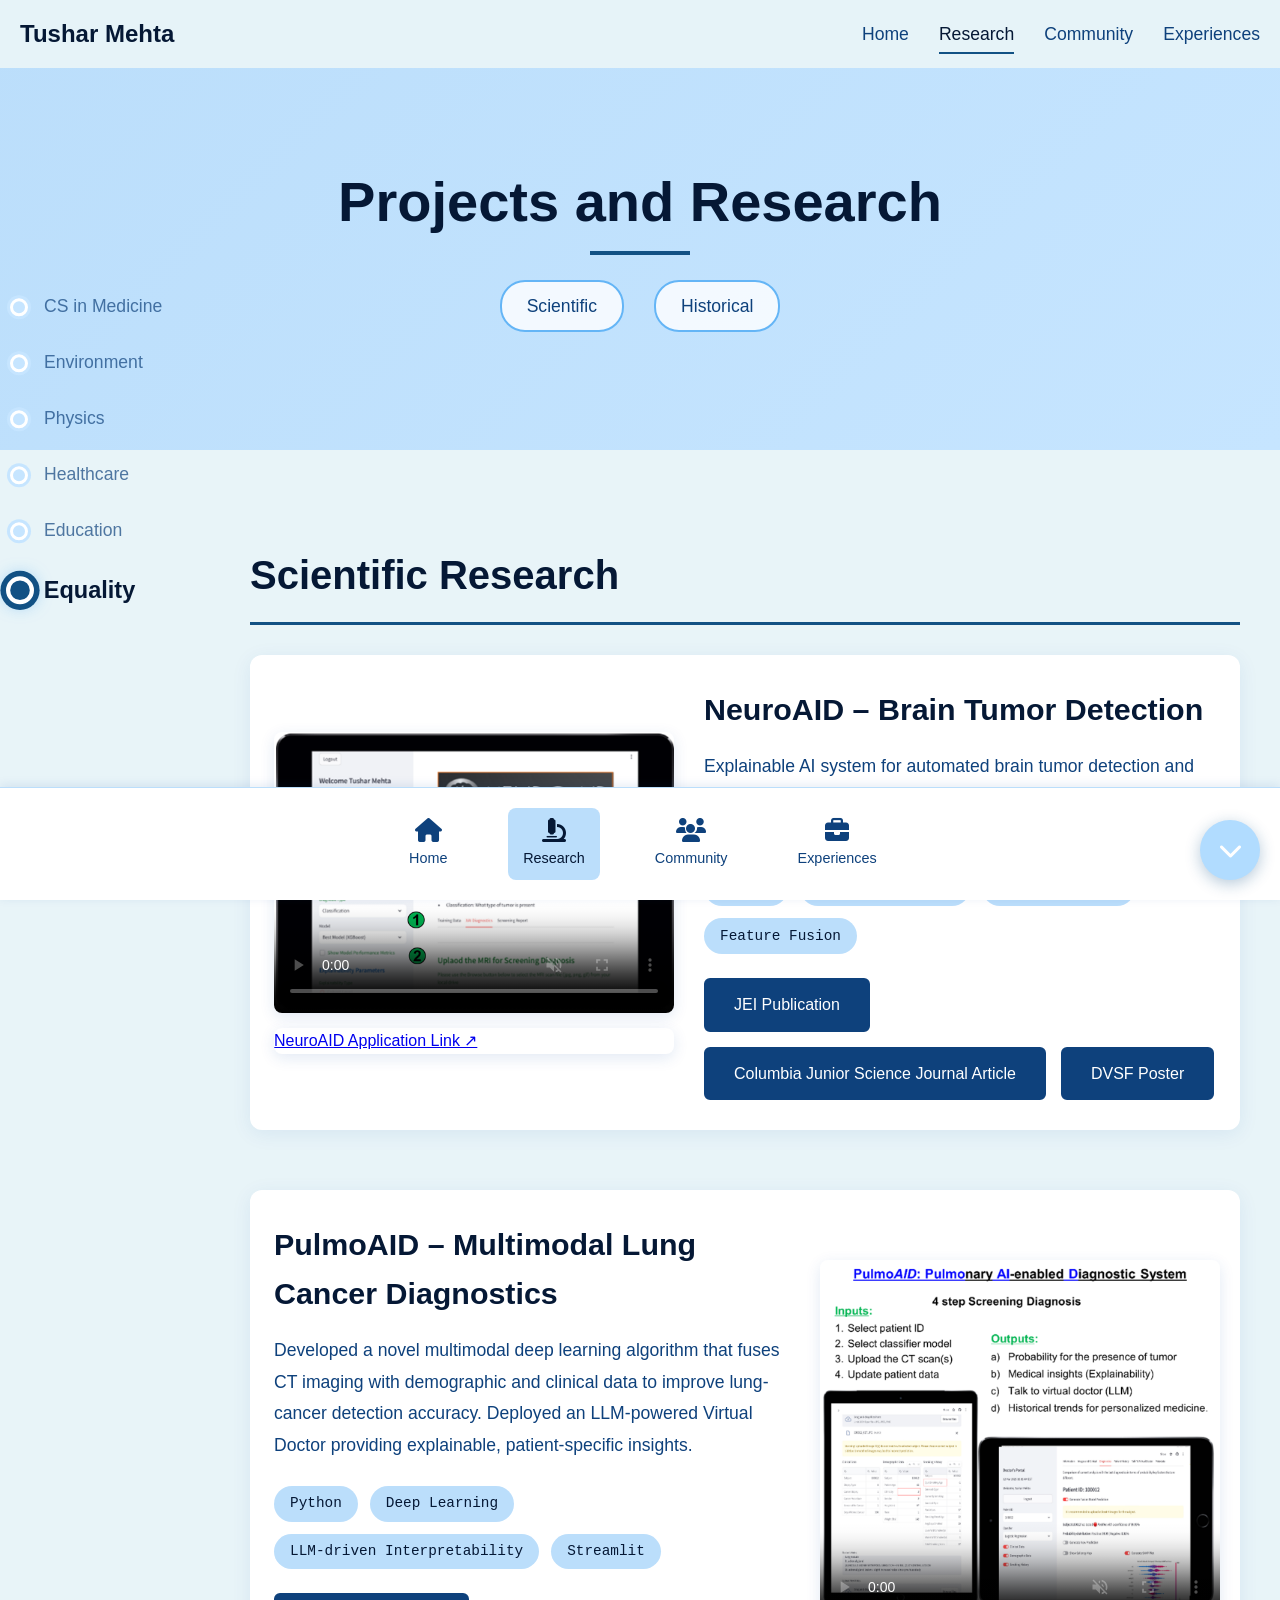
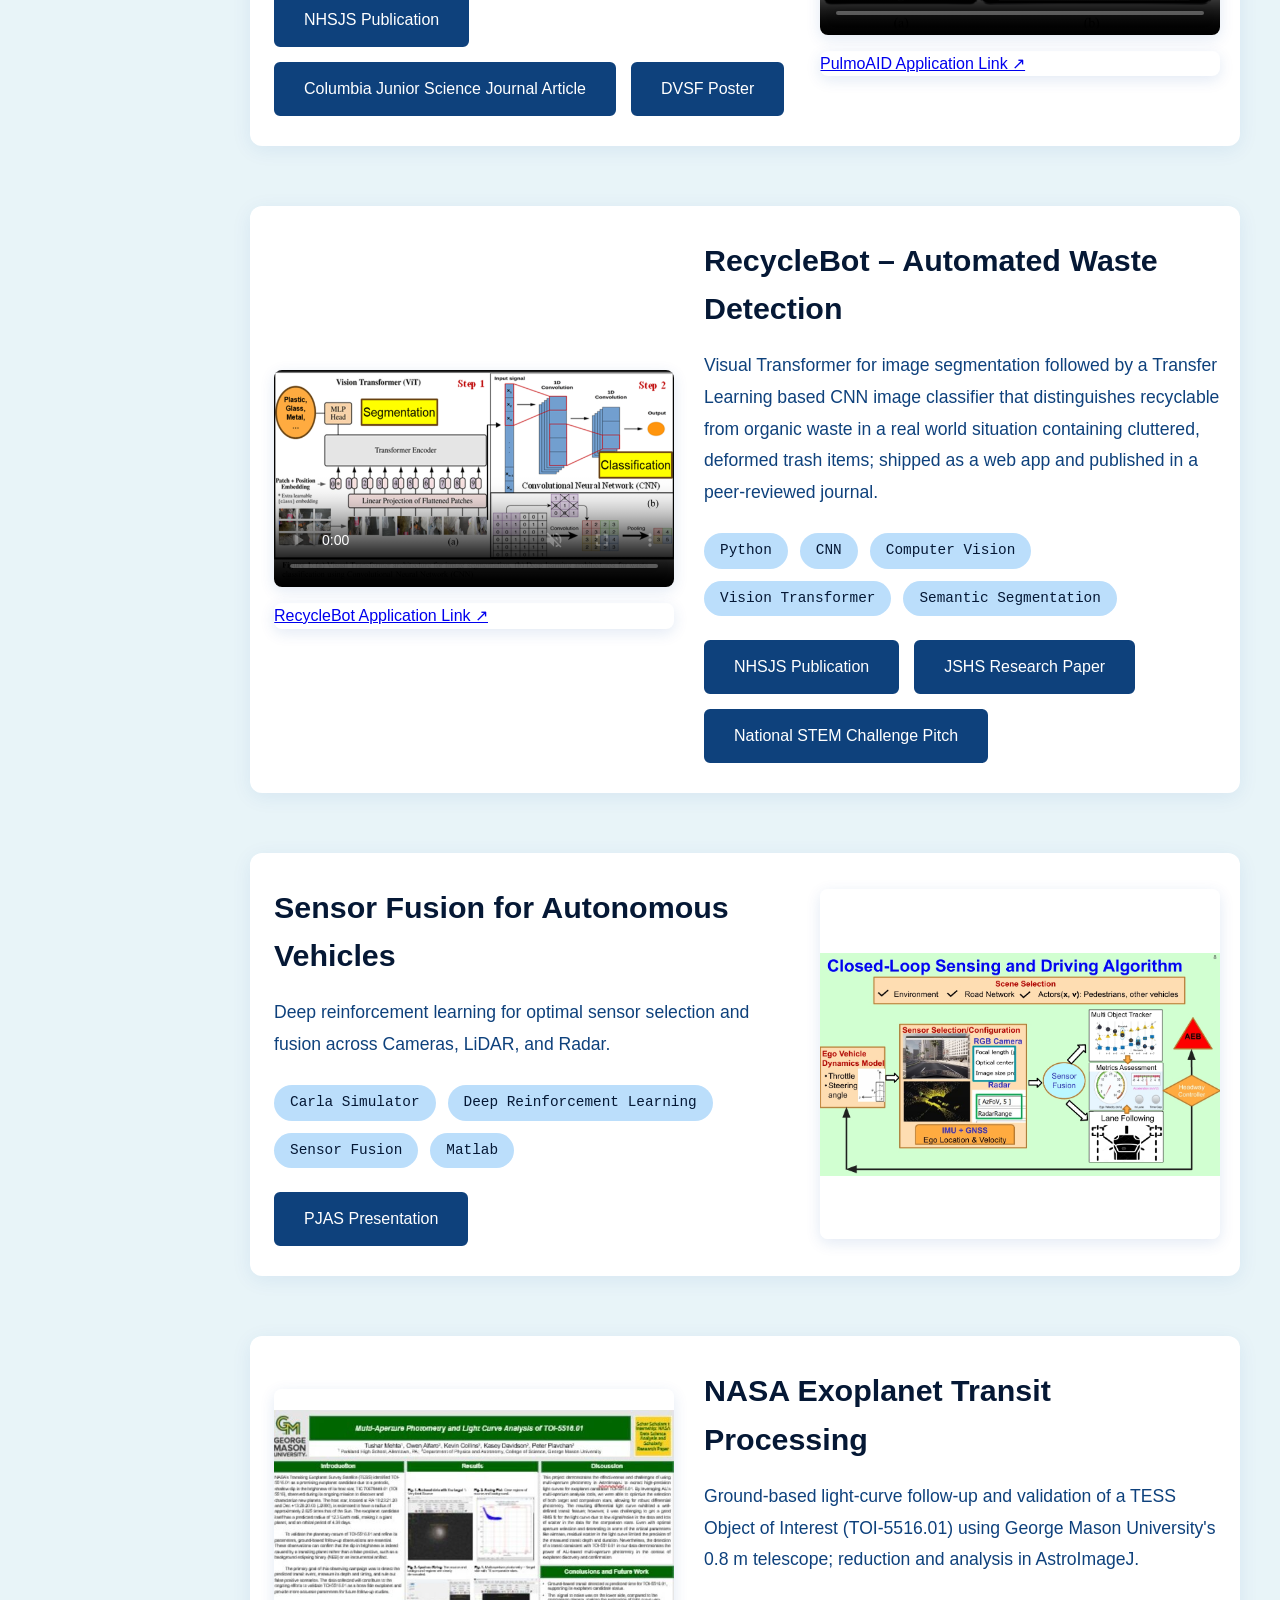
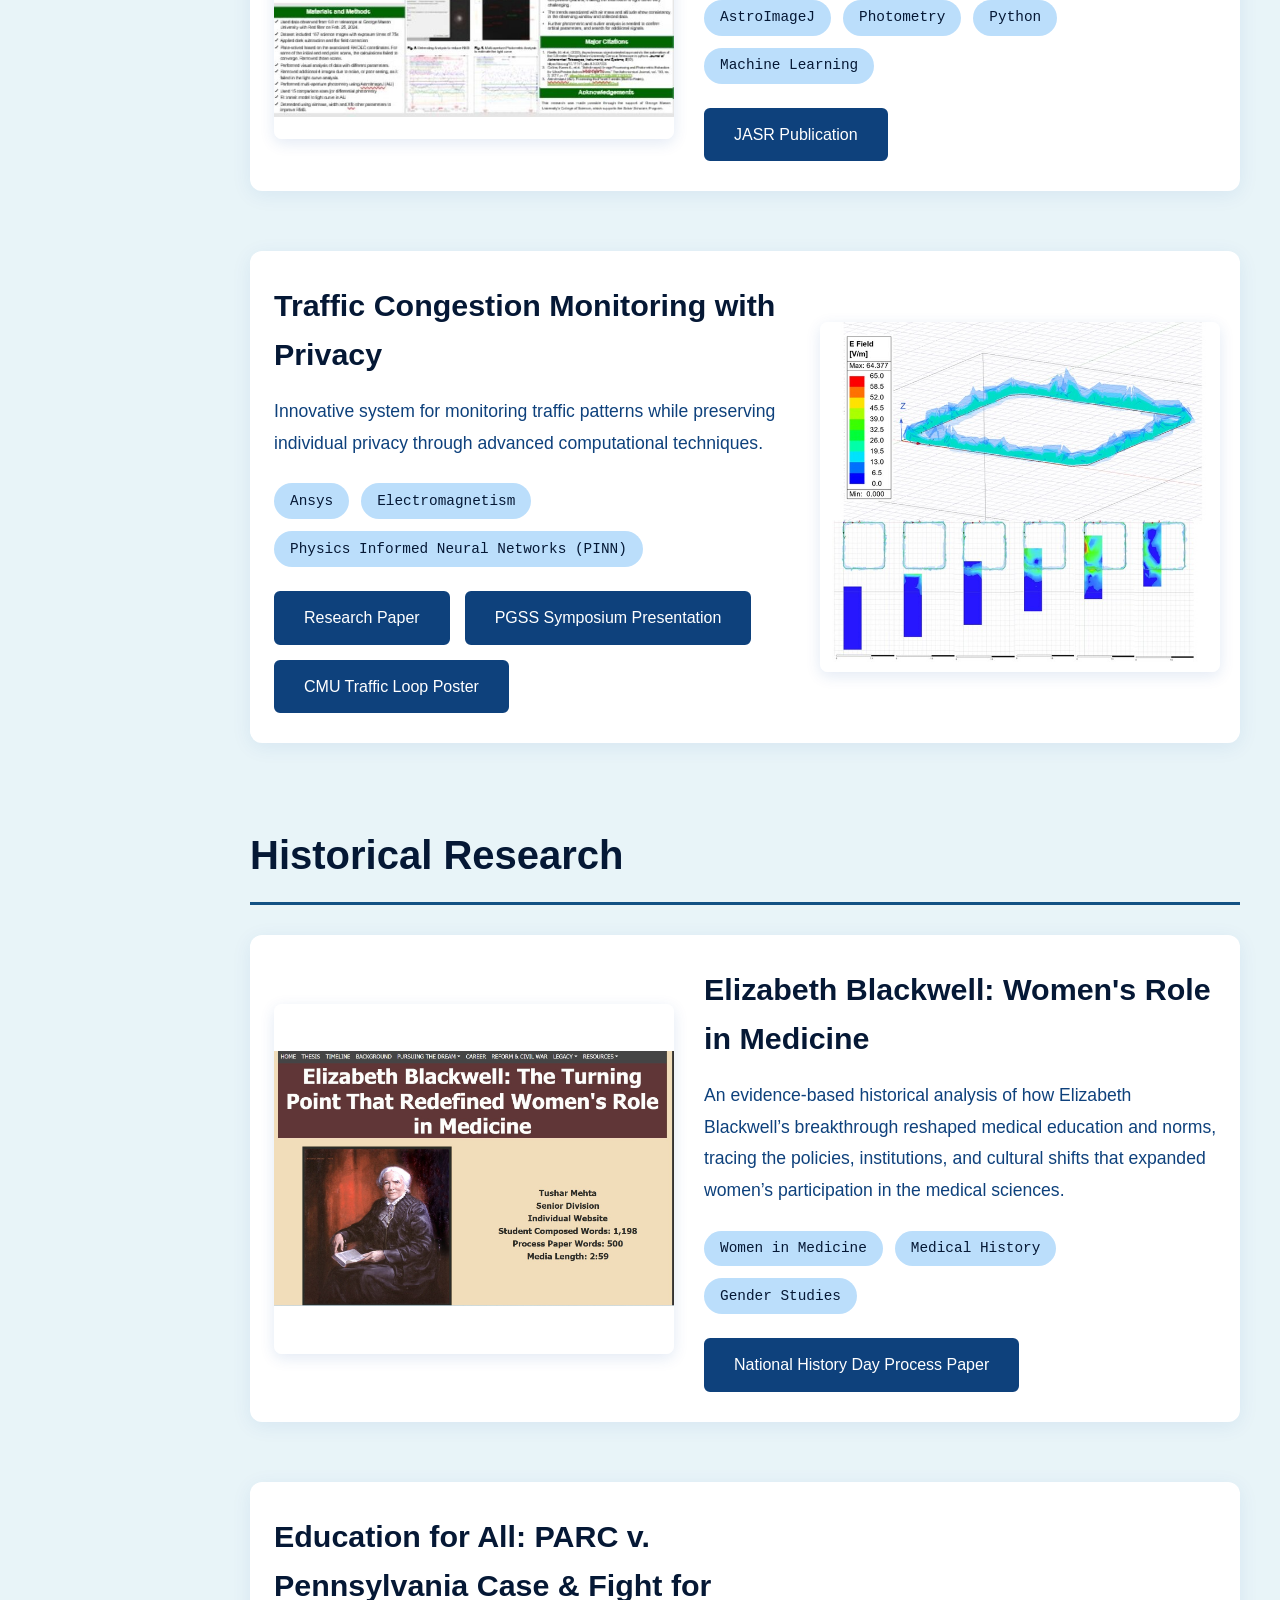
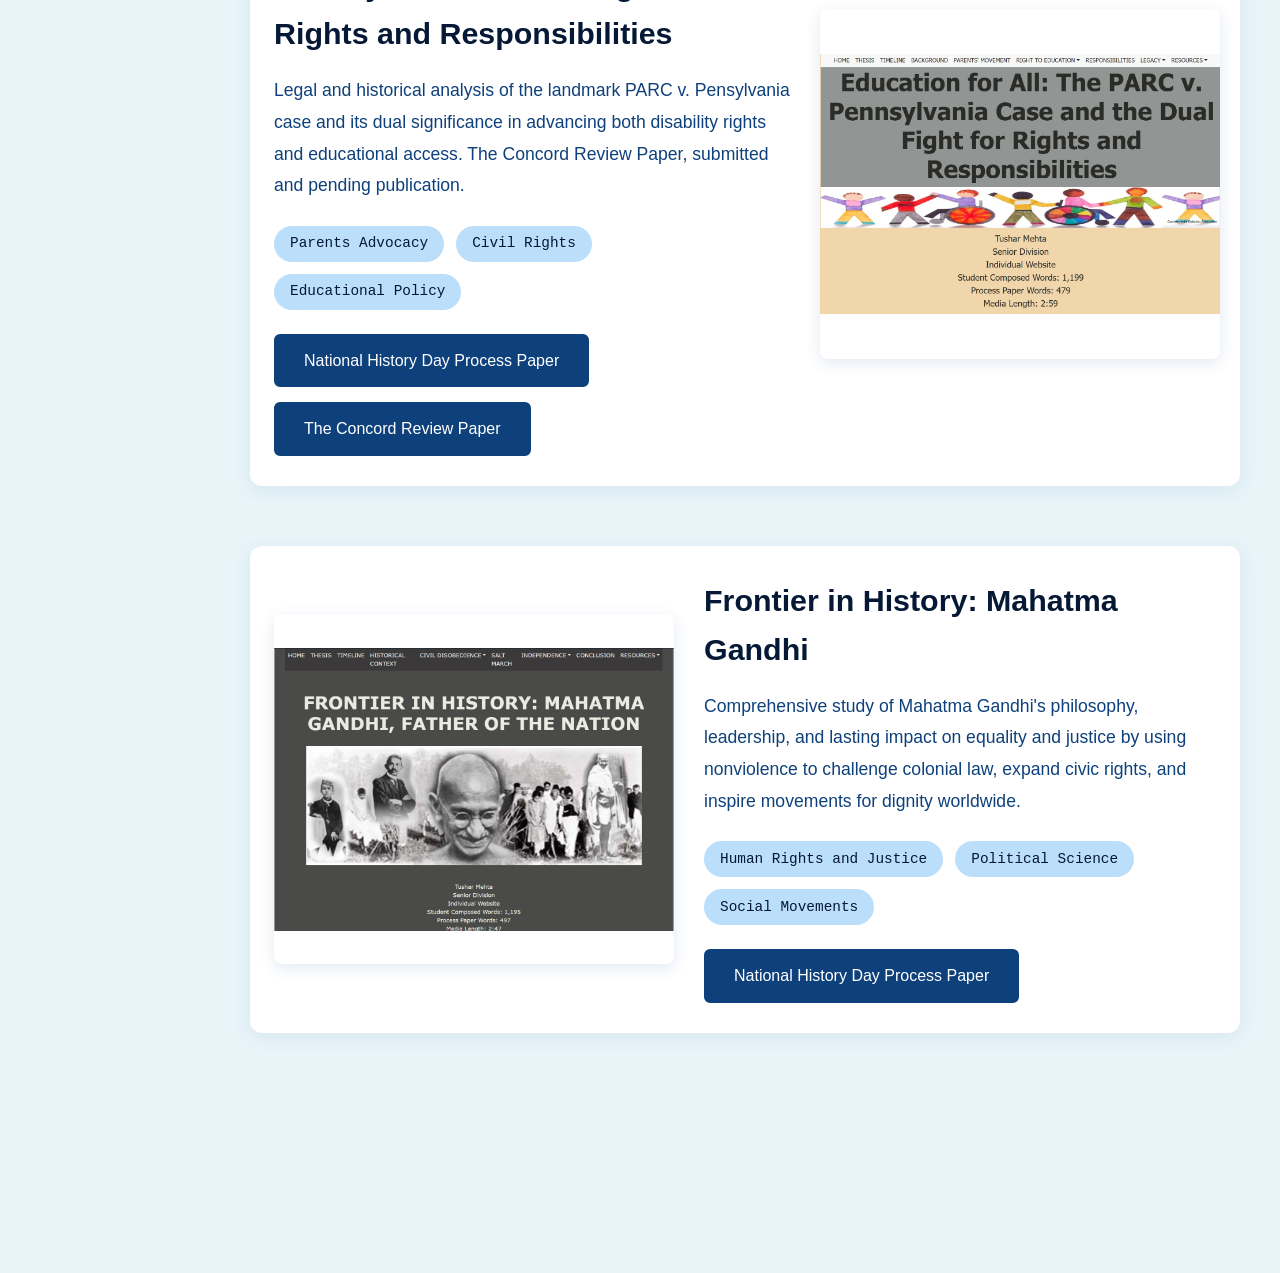
<file: research.html>
<!DOCTYPE html>
<html lang="en">
<head>
    <meta charset="UTF-8">
    <meta name="viewport" content="width=device-width, initial-scale=1.0">
    <title>Tushar Mehta - Projects</title>
    <link rel="stylesheet" href="style.css"> 
    <link rel="stylesheet" href="https://cdnjs.cloudflare.com/ajax/libs/font-awesome/6.5.1/css/all.min.css">
</head>
<body>

    <section id="projects-page-header">
        <header>
            <div class="logo">
                <a href="index.html">Tushar Mehta</a>
            </div>
            
            <!-- Hamburger Menu Button -->
            <button class="hamburger" id="hamburger">
                <span class="hamburger-line"></span>
                <span class="hamburger-line"></span>
                <span class="hamburger-line"></span>
            </button>
            
            <nav class="nav-menu" id="nav-menu">
                <ul>
                    <li><a href="index.html">Home</a></li>
                    <li><a href="research.html" class="active">Research</a></li>
                    <li><a href="community.html">Community</a></li>
                    <li><a href="experiences.html">Experiences</a></li>
                </ul>
            </nav>
        </header>

        <div class="page-title">
            <h1>Projects and Research</h1>
            <div class="underline"></div>
            <!-- Category Navigation -->
            <div class="category-nav">
                <a href="#scientific" class="category-link">Scientific</a>
                <a href="#historical" class="category-link">Historical</a>
            </div>
        </div>
    </section>

    <!-- Timeline Sidebar -->
    <aside class="timeline-sidebar">
        <div class="timeline-item" data-category="biology">
            <div class="timeline-dot"></div>
            <span class="timeline-label">CS in Medicine</span>
        </div>
        <div class="timeline-item" data-category="environment">
            <div class="timeline-dot"></div>
            <span class="timeline-label">Environment</span>
        </div>
        <div class="timeline-item" data-category="physics">
            <div class="timeline-dot"></div>
            <span class="timeline-label">Physics</span>
        </div>
        <div class="timeline-item" data-category="healthcare">
            <div class="timeline-dot"></div>
            <span class="timeline-label">Healthcare</span>
        </div>
        <div class="timeline-item" data-category="education">
            <div class="timeline-dot"></div>
            <span class="timeline-label">Education</span>
        </div>
        <div class="timeline-item" data-category="equality">
            <div class="timeline-dot"></div>
            <span class="timeline-label">Equality</span>
        </div>
    </aside>

    <main class="research-timeline">
        
        <!-- Scientific Section -->
        <section id="scientific" class="research-section">
            <h2 class="section-title">Scientific Research</h2>
            
            <!-- Biology/Medicine Projects -->
            <div class="project-item" data-category="biology">
                <div class="project-content">
                <div class="project-media">
                    <video class="project-image"
                        autoplay
                        loop
                        muted
                        controls
                        preload="metadata"
                        playsinline
                        poster="assets/images/NeuroAID_App.png"
                        aria-label="NeuroAID Demo">
                       <source src="assets/images/NeuroAID.mp4" type="video/mp4">
                    </video>
                    <div class="project-image" style="margin-top: .5rem;">
                        <a href="https://tusharmehta.me/neuroaid"
                        target="_blank"
                        rel="noopener noreferrer"
                        class="btn-link"
                        aria-label="Open NeuroAID application">
                        NeuroAID Application Link ↗
                        </a>
                    </div>
                </div>
                    <div class="project-details">
                        <h3>NeuroAID – Brain Tumor Detection</h3>
                        <p>Explainable AI system for automated brain tumor detection and classification using MRI data, deployed as a global screening web app.</p>
                        <div class="technologies">
                            <span class="tech-tag">Python</span>
                            <span class="tech-tag">Machine Learning</span>
                            <span class="tech-tag">Explainable AI</span>
                            <span class="tech-tag">Feature Fusion</span>
                        </div>
                        <div class="project-links">
                            <a href="assets/images/JEI_NeuroAID.pdf" target="_blank" class="btn-link">JEI Publication</a>
                            <a href="assets/images/MehtaTushar_paper.pdf" target="_blank" class="btn-link">Columbia Junior Science Journal Article</a>
                            <a href="assets/images/NeuroAID_DVSF.pdf" target="_blank" class="btn-link">DVSF Poster</a>
                        </div>
                    </div>
                </div>
            </div>

            <div class="project-item" data-category="biology">
                <div class="project-content reverse">
                <div class="project-media">
                    <video class="project-image"
                        autoplay
                        loop
                        muted
                        controls
                        preload="metadata"
                        playsinline
                        poster="assets/images/PulmoAID_App.png"
                        aria-label="PulmoAID Demo">
                       <source src="assets/images/Newpulmoaid_1.mp4" type="video/mp4">
                    </video>
                    <div class="project-image" style="margin-top: .5rem;">
                        <a href="https://pulmoaid.streamlit.app"
                        target="_blank"
                        rel="noopener noreferrer"
                        class="btn-link"
                        aria-label="Open PulmoAID application">
                        PulmoAID Application Link ↗
                        </a>
                    </div>
                </div>
                    <div class="project-details">
                        <h3>PulmoAID – Multimodal Lung Cancer Diagnostics</h3>
                        <p>Developed a novel multimodal deep learning algorithm that fuses CT imaging with demographic and clinical data to improve lung-cancer detection accuracy. Deployed an LLM-powered Virtual Doctor providing explainable, patient-specific insights.</p>
                        <div class="technologies">
                            <span class="tech-tag">Python</span>
                            <span class="tech-tag">Deep Learning</span>
                            <span class="tech-tag">LLM-driven Interpretability</span>
                            <span class="tech-tag">Streamlit</span>
                        </div>
                        <div class="project-links">
                            <a href="assets/images/NHSJS_PulmoAID.pdf" target="_blank" class="btn-link">NHSJS Publication</a>
                            <a href="assets/images/MehtaTushar_paper_PulmoAID.pdf" target="_blank" class="btn-link">Columbia Junior Science Journal Article</a>
                            <a href="assets/images/PulmoAID_DVSF.pdf" target="_blank" class="btn-link">DVSF Poster</a>
                        </div>
                    </div>
                </div>
            </div>

            <!-- Environment Projects -->
            <div class="project-item" data-category="environment">
                <div class="project-content">
                <div class="project-media">
                    <video class="project-image"
                        autoplay
                        loop
                        muted
                        controls
                        preload="metadata"
                        playsinline
                        poster="assets/images/RecycleBot_App.png"
                        aria-label="RecycleBot Demo">
                       <source src="assets/images/RecycleBot.mp4" type="video/mp4">
                    </video>
                    <div class="project-image" style="margin-top: .5rem;">
                        <a href="https://tusharmehta.me/recyclebot"
                        target="_blank"
                        rel="noopener noreferrer"
                        class="btn-link"
                        aria-label="Open RecycleBot application">
                        RecycleBot Application Link ↗
                        </a>
                    </div>
                </div>
                    <div class="project-details">
                        <h3>RecycleBot – Automated Waste Detection</h3>
                        <p>Visual Transformer for image segmentation followed by a Transfer Learning based CNN image classifier that distinguishes recyclable from organic waste in a real world situation containing cluttered, deformed trash items; shipped as a web app and published in a peer-reviewed journal.</p>
                        <div class="technologies">
                            <span class="tech-tag">Python</span>
                            <span class="tech-tag">CNN</span>
                            <span class="tech-tag">Computer Vision</span>
                            <span class="tech-tag">Vision Transformer</span>
                            <span class="tech-tag">Semantic Segmentation</span>
                        </div>
                        <div class="project-links">
                            <a href="https://nhsjs.com/2025/recyclebot-efficient-waste-detection-and-classification-for-sustainable-recycling/" target="_blank" class="btn-link">NHSJS Publication</a>
                            <a href="assets/images/TusharMehta_JSHS_ResearchPaper2025.pdf" target="_blank" class="btn-link">JSHS Research Paper</a>
                            <a href="assets/images/NS_RB_Final.pdf" target="_blank" class="btn-link">National STEM Challenge Pitch</a>
                        </div>
                    </div>
                </div>
            </div>

            <!-- Physics Projects -->
            <div class="project-item" data-category="physics">
                <div class="project-content reverse">
                    <div class="project-image">
                        <img src="assets/images/AV_SensorFusion.jpeg" alt="Autonomous Driving Project">
                    </div>
                    <div class="project-details">
                        <h3>Sensor Fusion for Autonomous Vehicles</h3>
                        <p>Deep reinforcement learning for optimal sensor selection and fusion across Cameras, LiDAR, and Radar.</p>
                        <div class="technologies">
                            <span class="tech-tag">Carla Simulator</span>
                            <span class="tech-tag">Deep Reinforcement Learning</span>
                            <span class="tech-tag">Sensor Fusion</span>
                            <span class="tech-tag">Matlab</span>
                        </div>
                        <div class="project-links">
                            <a href="assets/images/Tushar Mehta_PJAS_2023.pdf" target="_blank" class="btn-link">PJAS Presentation</a>
                        </div>
                    </div>
                </div>
            </div>

            <div class="project-item" data-category="physics">
                <div class="project-content">
                    <div class="project-image">
                        <img src="assets/images/TOI5516.jpg" alt="Exoplanet Project">
                    </div>
                    <div class="project-details">
                        <h3>NASA Exoplanet Transit Processing</h3>
                        <p>Ground-based light-curve follow-up and validation of a TESS Object of Interest (TOI-5516.01) using George Mason University's 0.8 m telescope; reduction and analysis in AstroImageJ.</p>
                        <div class="technologies">
                            <span class="tech-tag">AstroImageJ</span>
                            <span class="tech-tag">Photometry</span>
                            <span class="tech-tag">Python</span>
                            <span class="tech-tag">Machine Learning</span>
                        </div>
                        <div class="project-links">
                            <a href="https://doi.org/10.13021/MARS/15191" target="_blank" class="btn-link">JASR Publication</a>
                        </div>
                    </div>
                </div>
            </div>

            <div class="project-item" data-category="physics">
                <div class="project-content reverse">
                    <div class="project-image">
                        <img src="assets/images/TrafficLoop.jpg" alt="Traffic Monitoring Project">
                    </div>
                    <div class="project-details">
                        <h3>Traffic Congestion Monitoring with Privacy</h3>
                        <p>Innovative system for monitoring traffic patterns while preserving individual privacy through advanced computational techniques.</p>
                        <div class="technologies">
                            <span class="tech-tag">Ansys</span>
                            <span class="tech-tag">Electromagnetism</span>
                            <span class="tech-tag">Physics Informed Neural Networks (PINN)</span>
                        </div>
                        <div class="project-links">
                            <a href="assets/images/PGSS Modeling and Predicting the Behaviors of Inductive Traffic Loops.pdf" target="_blank" class="btn-link">Research Paper</a>
                            <a href="assets/images/PGSS_Preso.pdf" target="_blank" class="btn-link">PGSS Symposium Presentation</a>
                            <a href="assets/images/PGSS_Poster.pdf" target="_blank" class="btn-link">CMU Traffic Loop Poster</a>
                        </div>
                    </div>
                </div>
            </div>
        </section>

        <!-- History Section -->
        <section id="historical" class="research-section">
            <h2 class="section-title">Historical Research</h2>
            
            <div class="project-item" data-category="healthcare">
                <div class="project-content">
                    <div class="project-image">
                        <a href="https://25-14409127.nhdwebcentral.org/home"
                             target="_blank"
                             rel="noopener noreferrer"
                             aria-label="Open Women in Medicine project website">
                            <img src="assets/images/EB.jpg"
                            alt="Women in Medicine Project"
                            loading="lazy" />
                        </a>
                    </div>
                    <div class="project-details">
                        <h3>Elizabeth Blackwell: Women's Role in Medicine</h3>
                        <p>An evidence-based historical analysis of how Elizabeth Blackwell’s breakthrough reshaped medical education and norms, tracing the policies, institutions, and cultural shifts that expanded women’s participation in the medical sciences.</p>
                        <div class="technologies">
                            <span class="tech-tag">Women in Medicine</span>
                            <span class="tech-tag">Medical History</span>
                            <span class="tech-tag">Gender Studies</span>
                        </div>
                        <div class="project-links">
                            <a href="assets/images/EB_Process_Paper.pdf" target="_blank" class="btn-link">National History Day Process Paper</a>
                        </div>
                    </div>
                </div>
            </div>
            
        <div class="project-item" data-category="education">
                <div class="project-content reverse">
                    <div class="project-image">
                        <a href="https://25-87016619.nhdwebcentral.org/home"
                             target="_blank"
                             rel="noopener noreferrer"
                             aria-label="Open Education for All project website">
                            <img src="assets/images/EA.jpg"
                            alt="Education for All Project"
                            loading="lazy" />
                        </a>
                    </div>
                    <div class="project-details">
                        <h3>Education for All: PARC v. Pennsylvania Case & Fight for Rights and Responsibilities</h3>
                        <p>Legal and historical analysis of the landmark PARC v. Pensylvania case and its dual significance in advancing both disability rights and educational access. The Concord Review Paper, submitted and pending publication. </p>
                        <div class="technologies">
                            <span class="tech-tag">Parents Advocacy</span>
                            <span class="tech-tag">Civil Rights</span>
                            <span class="tech-tag">Educational Policy</span>
                        </div>
                        <div class="project-links">
                            <a href="assets/images/EA_Process_Paper.pdf" target="_blank" class="btn-link">National History Day Process Paper</a>
                             <a href="assets/images/TCR_Paper_Abstract.pdf" target="_blank" class="btn-link">The Concord Review Paper</a>
                        </div>
                    </div>
                </div>
            </div>
            
            <div class="project-item" data-category="equality">
                <div class="project-content">
                    <div class="project-image">
                        <a href="https://25-23762591.nhdwebcentral.org/home"
                             target="_blank"https://25-23762591.nhdwebcentral.org/home
                             rel="noopener noreferrer"
                             aria-label="Open Father of Nation project website">
                            <img src="assets/images/MG.jpg"
                            alt="Father of Nation Project"
                            loading="lazy" />
                        </a>
                    </div>
                    <div class="project-details">
                        <h3>Frontier in History: Mahatma Gandhi</h3>
                        <p>Comprehensive study of Mahatma Gandhi's philosophy, leadership, and lasting impact on equality and justice by using nonviolence to challenge colonial law, expand civic rights, and inspire movements for dignity worldwide.</p>
                        <div class="technologies">
                            <span class="tech-tag">Human Rights and Justice</span>
                            <span class="tech-tag">Political Science</span>
                            <span class="tech-tag">Social Movements</span>
                        </div>
                        <div class="project-links">
                            <a href="assets/images/MG_Process_Paper.pdf" target="_blank" class="btn-link">National History Day Process Paper</a>
                        </div>
                    </div>
                </div>
            </div>

        </section>
        
    </main>

    <!-- Bottom Navigation Icons -->
    <footer class="bottom-navigation">
        <div class="nav-icons">
            <a href="index.html" class="nav-icon" aria-label="Home">
                <i class="fas fa-home"></i>
                <span>Home</span>
            </a>
            <a href="research.html" class="nav-icon active" aria-label="Research">
                <i class="fas fa-microscope"></i>
                <span>Research</span>
            </a>
            <a href="community.html" class="nav-icon" aria-label="Community">
                <i class="fas fa-users"></i>
                <span>Community</span>
            </a>
            <a href="experiences.html" class="nav-icon" aria-label="Experiences">
                <i class="fas fa-briefcase"></i>
                <span>Experiences</span>
            </a>
        </div>
    </footer>

    <!-- Navigation Toggle Button -->
    <div class="nav-toggle" id="navToggle">
        <i class="fas fa-chevron-up"></i>
    </div>

    <script>
        // Smooth scrolling for category navigation
        document.querySelectorAll('.category-link').forEach(link => {
            link.addEventListener('click', function(e) {
                e.preventDefault();
                const target = document.querySelector(this.getAttribute('href'));
                const offset = 100;
                const targetPosition = target.offsetTop - offset;
                window.scrollTo({
                    top: targetPosition,
                    behavior: 'smooth'
                });
            });
        });

        // Sidebar highlighting while scrolling
        const timelineItems = document.querySelectorAll('.timeline-item');
        const projectItems = document.querySelectorAll('.project-item');

        function updateTimeline() {
            const scrollPosition = window.scrollY + window.innerHeight / 2;

            projectItems.forEach(project => {
                const projectTop = project.offsetTop;
                const projectBottom = projectTop + project.offsetHeight;
                const category = project.getAttribute('data-category');

                if (scrollPosition >= projectTop && scrollPosition <= projectBottom) {
                    timelineItems.forEach(item => {
                        if (item.getAttribute('data-category') === category) {
                            item.classList.add('active');
                        } else {
                            item.classList.remove('active');
                        }
                    });
                }
            });
        }

        window.addEventListener('scroll', updateTimeline);
        updateTimeline();
    </script>

    <script src="script.js"></script>

</body>
</html>
</file>
<file: style.css>
/* General Body & Font Styles */
* {
    box-sizing: border-box;
}

body {
    /* Use a standard, clean font */
    font-family: 'Segoe UI', Tahoma, Geneva, Verdana, sans-serif;
    margin: 0;
    padding: 0;
    /* Professional light blue background */
    background-color: #e8f4f8;
    color: #1e3a5f; /* Deep blue text for contrast */
    overflow-x: hidden; /* Prevents horizontal scroll */
    min-height: 100vh;
    line-height: 1.6;
}

/* Base Header and Navigation (Applies to both Home and Projects) */
header {
    position: absolute;
    top: 0;
    left: 0;
    width: 100%;
    padding: 15px 20px;
    display: flex;
    justify-content: space-between;
    align-items: center;
    box-sizing: border-box;
    z-index: 1000; /* High z-index for navigation */
    background-color: rgba(232, 244, 248, 0.95);
    backdrop-filter: blur(10px);
}

.logo a {
    font-size: 1.5rem;
    font-weight: bold;
    color: #051835; /* Professional deep blue */
    text-decoration: none;
}

nav ul {
    list-style: none;
    margin: 0;
    padding: 0;
    display: flex;
    align-items: center;
    gap: 20px;
    flex-wrap: wrap;
}

nav a {
    color: #0e417c; /* Medium blue link color */
    text-decoration: none;
    font-size: 1.2rem;
    padding-bottom: 5px;
    transition: color 0.3s ease, border-bottom 0.3s ease;
}

nav a:hover, nav a.active {
    color: #051835; /* Darker hover/active color */
    border-bottom: 2px solid #125184; /* Bright blue accent */
}

/* Hamburger Menu Styles */
.hamburger {
    display: none;
    flex-direction: column;
    justify-content: space-around;
    width: 30px;
    height: 30px;
    background: transparent;
    border: none;
    cursor: pointer;
    padding: 0;
    z-index: 1001;
}

.hamburger-line {
    width: 100%;
    height: 3px;
    background-color: #051835;
    border-radius: 2px;
    transition: all 0.3s ease;
    transform-origin: center;
}

.hamburger.active .hamburger-line:nth-child(1) {
    transform: rotate(45deg) translate(6px, 6px);
}

.hamburger.active .hamburger-line:nth-child(2) {
    opacity: 0;
}

.hamburger.active .hamburger-line:nth-child(3) {
    transform: rotate(-45deg) translate(6px, -6px);
}

.nav-menu {
    display: flex;
    align-items: center;
}

.nav-menu ul {
    list-style: none;
    margin: 0;
    padding: 0;
    display: flex;
    align-items: center;
    gap: 30px;
}

.nav-menu a {
    color: #0e417c;
    text-decoration: none;
    font-size: 1.1rem;
    font-weight: 500;
    padding: 8px 0;
    transition: color 0.3s ease, border-bottom 0.3s ease;
    position: relative;
}

.nav-menu a:hover, .nav-menu a.active {
    color: #051835;
    border-bottom: 2px solid #125184;
}

/* Hide timeline sidebar on mobile devices */
@media (max-width: 991px) {
    .timeline-sidebar {
        display: none !important;
    }
    
    .research-timeline {
        padding-left: 20px !important;
    }
}

/* Mobile Navigation Overlay */
.nav-menu.active {
    position: fixed;
    top: 0;
    left: 0;
    width: 100%;
    height: 100vh;
    background-color: rgba(232, 244, 248, 0.98);
    backdrop-filter: blur(10px);
    z-index: 999;
    display: flex;
    align-items: center;
    justify-content: center;
    opacity: 1;
    visibility: visible;
    transition: all 0.3s ease;
}

.nav-menu.active ul {
    flex-direction: column;
    gap: 40px;
    text-align: center;
}

.nav-menu.active a {
    font-size: 1.5rem;
    font-weight: 600;
    color: #051835;
    padding: 15px 0;
    display: block;
    border-bottom: none;
    transition: transform 0.3s ease;
}

.nav-menu.active a:hover,
.nav-menu.active a.active {
    color: #125184;
    border-bottom: none;
    transform: scale(1.05);
}

/* Home Section */
#home {
    position: relative;
    height: 100vh;
    width: 100%;
    display: flex;
    flex-direction: column;
    justify-content: center;
    align-items: center;
    background: none;
    padding-top: 0;
}

/* Main Hero Content */
.hero-content {
    position: relative;
    z-index: 2;
    display: flex;
    align-items: center;
    justify-content: center;
    gap: 30px;
    padding: 0 20px;
    width: 100%;
    max-width: 1200px;
    box-sizing: border-box;
    flex-wrap: wrap;
}

.text-content {
    flex: 1;
    max-width: 500px;
    color: #1e3a5f;
}

.text-content h1 {
    font-size: clamp(2rem, 5vw, 2.5rem);
    margin: 0 0 10px 0;
    font-weight: 600;
    color: #051835;
    line-height: 1.2;
}

.underline {
    width: 70px;
    height: 4px;
    background-color: #125184; /* Bright blue accent */
    margin-bottom: 20px;
}

.text-content p {
    font-size: clamp(1rem, 2.5vw, 1.5rem);
    line-height: 1.6;
    color: #0e417c;
    margin-bottom: 20px;
}

.text-content i {
    font-style: italic;
}

/* Social Icons */
.social-icons {
    margin-top: 30px;
    display: flex;
    gap: 20px;
    font-style: normal;  /* ✅ Overrides inherited italic style */
}

.social-icons a {
    color: #0e417c;
    font-size: 1.8rem;
    transition: color 0.3s ease, transform 0.3s ease;
}

.social-icons a:hover {
    color: #125184; /* Bright blue hover */
    transform: scale(1.1);
}

/* Image Content */
.image-content {
    flex: 1;
    display: flex;
    justify-content: center;
    align-items: center;
    max-width: 400px;
    min-width: 250px;
}

.image-content img {
    width: 100%;
    height: auto;
    max-width: 350px;
    border-radius: 8px;
    box-shadow: 0 6px 20px rgba(13, 71, 161, 0.15);
}

/* Bottom Icons (for home page only) */
.bottom-icons {
    position: absolute;
    bottom: 30px;
    width: 100%;
    padding: 0 50px;
    display: flex;
    justify-content: space-between;
    align-items: center;
    box-sizing: border-box;
    z-index: 2;
}

/* About Section Styles */
.about-section {
    background-color: #e8f4f8;
    padding: 60px 20px;
    text-align: center;
    color: #1e3a5f;
}

.about-section h2 {
    font-size: clamp(1.8rem, 4vw, 2rem);
    color: #051835;
    margin-bottom: 20px;
    font-weight: 600;
}

.tab-content {
    max-width: 1200px;
    margin: 0 auto;
}

.card-grid {
    display: grid;
    grid-template-columns: repeat(auto-fit, minmax(280px, 1fr));
    gap: 20px;
    margin-top: 30px;
    padding: 0 10px;
}

.card {
    background-color: #ffffff;
    border-radius: 12px;
    padding: 30px;
    box-shadow: 0 6px 20px rgba(13, 71, 161, 0.1);
    transition: transform 0.3s ease, box-shadow 0.3s ease;
    border-left: 4px solid transparent;
}

.card:hover {
    transform: translateY(-5px);
    box-shadow: 0 12px 30px rgba(13, 71, 161, 0.15);
    border-left-color: #125184;
}

.academic-card h3 {
    font-size: 1.5rem;
    color: #051835;
    margin-bottom: 15px;
    font-weight: 600;
}

.institution {
    font-size: 1.1rem;
    color: #125184;
    font-weight: 500;
    margin-bottom: 8px;
}

.date-location {
    font-size: 0.95rem;
    color: #0e417c;
    margin-bottom: 15px;
    font-style: italic;
}

.academic-card ul {
    list-style: none;
    padding: 0;
    margin: 0;
}

.academic-card li {
    font-size: 1rem;
    color: #1e3a5f;
    line-height: 1.6;
    padding: 8px 0;
    border-bottom: 1px solid #e8f4f8;
}

.academic-card li:last-child {
    border-bottom: none;
}

.camera-icon, .scroll-down-icon {
    font-size: 1.2rem;
}

.scroll-down-icon {
    position: absolute;
    left: 50%;
    transform: translateX(-50%);
    animation: bounce 2s infinite;
}

.scroll-down-icon a {
    color: #051835;
}

/* Bouncing Animation for Scroll Arrow */
@keyframes bounce {
    0%, 20%, 50%, 80%, 100% {
        transform: translate(-50%, 0);
    }
    40% {
        transform: translate(-50%, -15px);
    }
    60% {
        transform: translate(-50%, -7px);
    }
}

/* ------------------------------------------- */
/* --- Projects Page Specific Styles (Enhanced) --- */
/* ------------------------------------------- */

/* Projects Page Header */
#projects-page-header {
    position: relative;
    height: 50vh;
    width: 100%;
    display: flex;
    flex-direction: column;
    justify-content: center;
    align-items: center;
    background: linear-gradient(135deg, #bbdefb 0%, #c6e5ff 100%);
    color: #051835;
}

/* Adjust header positioning on this page */
#projects-page-header header {
    position: absolute;
    top: 0;
    left: 0;
    width: 100%;
}

.page-title {
    position: relative;
    z-index: 2;
    text-align: center;
    margin-top: 50px;
}

.page-title h1 {
    font-size: clamp(2rem, 5vw, 3.5rem);
    font-weight: 600;
    margin: 0;
    color: #051835;
    line-height: 1.2;
}

.page-title .underline {
    width: 100px;
    height: 4px;
    background-color: #125184;
    margin: 15px auto 20px auto;
}

/* Category Navigation Links */
.category-nav {
    display: flex;
    gap: 30px;
    justify-content: center;
    margin-top: 25px;
}

.category-link {
    color: #0e417c;
    text-decoration: none;
    font-size: 1.1rem;
    font-weight: 500;
    padding: 10px 25px;
    border: 2px solid #64b5f6;
    border-radius: 25px;
    transition: all 0.3s ease;
    background-color: rgba(255, 255, 255, 0.8);
}

.category-link:hover {
    background-color: #125184;
    color: #ffffff;
    border-color: #125184;
    transform: translateY(-2px);
}

/* --- Enhanced Sidebar Scroll Indicator (INCREASED SIZE) --- */
.timeline-sidebar {
    position: fixed;
    left: 20px;
    top: 50%;
    transform: translateY(-50%);
    z-index: 100;
    display: flex;
    flex-direction: column;
    gap: 35px;
    align-items: flex-start;
    max-width: 200px;
}

/* Every label visible at all times */
.timeline-item {
    display: flex;
    align-items: center;
    gap: 16px;
    cursor: pointer;
    transition: all 0.3s ease;
}

.timeline-dot {
    width: 18px;
    height: 18px;
    border-radius: 50%;
    background-color: #c6e5ff;
    border: 3px solid #fff;
    box-shadow: 0 0 0 3px #c6e5ff;
    transition: all 0.3s ease;
}

/* Labels are always visible but muted */
.timeline-label {
    font-size: 1.1rem;
    color: #0e417c;
    opacity: 0.7;
    transform: translateX(0);
    font-weight: 500;
    transition: all 0.3s ease;
    max-width: 200px;
    word-break: normal;
    overflow-wrap: normal;
    line-height: 1.2;
}

/* Highlight active section */
.timeline-item.active .timeline-label {
    color: #051835;
    opacity: 1;
    font-size: 1.4rem;
    font-weight: 700;
    transform: scale(1.05);
}

.timeline-item.active .timeline-dot {
    background-color: #125184;
    box-shadow: 0 0 0 4px #125184, 0 0 12px rgba(33, 150, 243, 0.6);
    transform: scale(1.4);
    width: 20px;
    height: 20px;
}

/* Hover feedback */
.timeline-item:hover .timeline-label {
    color: #051835;
    opacity: 1;
}

/* Research Timeline - Continuous Layout */
.research-timeline {
    padding: 40px 20px;
    max-width: 1400px;
    margin: 0 auto;
    background-color: #e8f4f8;
}

.research-section {
    margin-bottom: 80px;
}

.section-title {
    font-size: clamp(1.8rem, 4vw, 2.5rem);
    color: #051835;
    margin-bottom: 30px;
    padding-bottom: 15px;
    border-bottom: 3px solid #125184;
    font-weight: 600;
}

/* Project Item - Continuous Flow */
.project-item {
    margin-bottom: 60px;
    opacity: 0;
    transform: translateY(30px);
    animation: fadeInUp 0.8s ease forwards;
}

@keyframes fadeInUp {
    to {
        opacity: 1;
        transform: translateY(0);
    }
}

.project-content {
    display: flex;
    align-items: center;
    gap: 30px;
    padding: 30px 20px;
    background-color: #ffffff;
    border-radius: 12px;
    box-shadow: 0 4px 20px rgba(13, 71, 161, 0.08);
    transition: all 0.4s ease;
    border-left: 4px solid transparent;
    flex-wrap: wrap;
}

.project-content:hover {
    box-shadow: 0 8px 30px rgba(13, 71, 161, 0.15);
    transform: translateX(10px);
    border-left-color: #125184;
}

/* Reverse layout for alternating pattern */
.project-content.reverse {
    flex-direction: row-reverse;
}

.project-content.reverse:hover {
    transform: translateX(-10px);
}

.project-image {
    flex: 1;
    min-width: 250px;
    max-width: 400px;
    border-radius: 8px;
    overflow: hidden;
    box-shadow: 0 4px 15px rgba(13, 71, 161, 0.12);
    background-color: white;
}

.project-image img {
    width: 100%;
    height: clamp(200px, 30vw, 350px);
    object-fit: contain;
    display: block;
    transition: transform 0.4s ease;
    background-color: white;
}

.project-content:hover .project-image img {
    transform: scale(1.05);
}

.project-details {
    flex: 1.2;
    color: #1e3a5f;
}

.project-details h3 {
    font-size: clamp(1.3rem, 3vw, 1.9rem);
    margin-top: 0;
    margin-bottom: 1rem;
    color: #051835;
    font-weight: 600;
}

.project-details p {
    font-size: clamp(0.95rem, 2vw, 1.1rem);
    line-height: 1.8;
    margin-bottom: 1.5rem;
    color: #0e417c;
}

.technologies {
    display: flex;
    flex-wrap: wrap;
    gap: 0.75rem;
    margin-bottom: 1.5rem;
}

.tech-tag {
    background-color: #bbdefb;
    color: #051835;
    padding: 0.4rem 1rem;
    border-radius: 20px;
    font-size: 0.9rem;
    font-family: 'Roboto Mono', monospace;
    font-weight: 500;
    transition: all 0.3s ease;
}

.tech-tag:hover {
    background-color: #125184;
    color: #ffffff;
    transform: translateY(-2px);
}

.project-links {
    display: flex;
    gap: 15px;
    flex-wrap: wrap;
}

.project-links .btn-link {
    display: inline-block;
    background-color: #0e417c;
    color: white;
    padding: 12px 28px;
    border-radius: 6px;
    text-decoration: none;
    font-weight: 500;
    transition: all 0.3s ease;
    border: 2px solid #0e417c;
}

.project-links .btn-link:hover {
    background-color: #125184;
    border-color: #125184;
    transform: translateY(-2px);
    box-shadow: 0 4px 12px rgba(33, 150, 243, 0.3);
}

/* Old Project Card Styles (Kept for other pages) */
.projects-container {
    padding: 80px 20px;
    display: flex;
    flex-direction: column;
    align-items: center;
    gap: 50px;
}

.project-card {
    background-color: #ffffff;
    border-radius: 8px;
    box-shadow: 0 6px 20px rgba(13, 71, 161, 0.1);
    display: flex;
    flex-direction: row;
    align-items: center;
    max-width: 1100px;
    width: 90%;
    overflow: hidden;
    transition: transform 0.3s ease, box-shadow 0.3s ease;
    border: 1px solid #bbdefb;
}

.project-card:hover {
    transform: translateY(-8px);
    box-shadow: 0 12px 24px rgba(13, 71, 161, 0.15);
}

.project-card .project-image {
    flex: 1;
    min-width: 45%;
    max-height: 350px;
    overflow: hidden;
    background-color: white;
}

.project-card .project-image img {
    width: 100%;
    height: 100%;
    object-fit: contain;
    display: block;
    background-color: white;
}

.project-card .project-details {
    flex: 1.2;
    padding: 40px;
    color: #1e3a5f;
}

.project-card.image-right {
    flex-direction: row-reverse;
}

/* Video Grid for multiple videos */
.video-grid {
    display: grid;
    grid-template-columns: repeat(auto-fit, minmax(300px, 1fr));
    gap: 30px;
    width: 90%;
    max-width: 1100px;
    margin-top: 40px;
}

.video-embed-card:hover {
    transform: translateY(-5px);
}

.video-embed-card iframe {
    width: 100%;
    height: 200px;
    border: none;
    border-radius: 8px;
    margin-bottom: 15px;
}

.video-info h4 {
    font-size: 1.2rem;
    margin-top: 0;
    color: #051835;
}

.video-info p {
    font-size: 0.9rem;
    line-height: 1.5;
    color: #0e417c;
}

/* ------------------------------------------- */
/* --- Comprehensive Responsive Design --- */
/* ------------------------------------------- */
/* Large Desktop (1400px and up) */
@media (min-width: 1400px) {
    .hero-content {
        gap: 50px;
        padding: 0 20px;
    }
    
    .research-timeline {
        padding: 60px 80px 60px 260px;
    }
    
    .timeline-sidebar {
        left: 40px;
    }
}

/* Desktop (1200px to 1399px) */
@media (max-width: 1399px) and (min-width: 1200px) {
    .research-timeline {
        padding: 60px 40px 60px 250px;
    }
    
    .timeline-sidebar {
        left: 10px;
        max-width: 220px;
    }
    
    .timeline-label {
        max-width: 220px;
        word-break: normal;
        overflow-wrap: normal;
    }
}

/* Tablet Landscape (992px to 1199px) */
@media (max-width: 1199px) and (min-width: 992px) {
    .hero-content {
        gap: 25px;
        padding: 0 30px;
    }
    
    .research-timeline {
        padding: 50px 30px 50px 200px;
    }
    
    .timeline-sidebar {
        left: 20px;
        max-width: 160px;
    }
    
    .timeline-label {
        font-size: 0.95rem;
        max-width: 160px;
        word-break: normal;
        overflow-wrap: normal;
    }
    
    .project-content {
        gap: 25px;
        padding: 25px 15px;
    }
    
    .project-image {
        min-width: 200px;
        max-width: 350px;
    }
}

/* Tablet Portrait (768px to 991px) */
@media (max-width: 991px) and (min-width: 768px) {
    .hamburger {
        display: flex;
    }
    
    .nav-menu {
        display: none;
    }
    
    header {
        padding: 15px 20px;
    }
    
    #home {
        padding-top: 90px;
        min-height: 100vh;
        height: auto;
    }
    
    .hero-content {
        flex-direction: column;
        text-align: center;
        gap: 30px;
        padding: 0 20px;
        margin-top: 0;
        width: 100%;
    }
    
    .intro .wrap {
        padding: 1.5rem 1rem 2rem 1rem !important;
    }
    
    .text-content {
        max-width: 100%;
        order: 1;
    }
    
    .image-content {
        max-width: 300px;
        order: 2;
    }
    
    .research-timeline {
        padding: 40px 20px;
        margin-top: 80px;
    }
    
    .timeline-sidebar {
        display: none !important;
    }
    
    .project-content,
    .project-content.reverse {
        flex-direction: column;
        gap: 25px;
        padding: 30px 20px;
        margin-bottom: 40px;
    }
    
    .project-image {
        min-width: 100%;
        max-width: 100%;
        order: 1;
    }
    
    .project-details {
        order: 2;
    }
    
    .card-grid {
        grid-template-columns: repeat(auto-fit, minmax(280px, 1fr));
        gap: 25px;
        margin-top: 40px;
    }
    
    .card {
        padding: 25px;
    }
    
    .nav-icons {
        gap: 25px;
    }
    
    .nav-toggle {
        width: 50px;
        height: 50px;
        font-size: 1.3rem;
        bottom: 15px;
        right: 15px;
    }
}

/* Mobile Landscape (576px to 767px) */
@media (max-width: 767px) and (min-width: 576px) {
    .hamburger {
        display: flex;
    }
    
    .nav-menu {
        display: none;
    }
    
    header {
        padding: 12px 15px;
    }
    
    #home {
        padding-top: 80px;
        min-height: 100vh;
        height: auto;
    }
    
    .hero-content {
        flex-direction: column;
        text-align: center;
        gap: 25px;
        padding: 0 15px;
        margin-top: 0;
        width: 100%;
    }
    
    .intro .wrap {
        padding: 1rem 1rem 2rem 1rem !important;
    }
    
    .text-content {
        max-width: 100%;
        order: 1;
    }
    
    .image-content {
        max-width: 250px;
        order: 2;
    }
    
    .about-section {
        padding: 40px 15px;
        margin-top: 70px;
    }
    
    .card-grid {
        grid-template-columns: 1fr;
        gap: 20px;
        padding: 0 10px;
    }
    
    .card {
        padding: 20px;
        margin: 0 5px;
    }
    
    .research-timeline {
        padding: 30px 15px;
        margin-top: 70px;
    }
    
    .project-content,
    .project-content.reverse {
        flex-direction: column;
        gap: 20px;
        padding: 25px 15px;
        margin-bottom: 30px;
    }
    
    .project-image {
        min-width: 100%;
        max-width: 100%;
        order: 1;
    }
    
    .project-details {
        order: 2;
    }
    
    .project-image img {
        height: clamp(200px, 25vw, 280px);
    }
    
    .nav-icons {
        gap: 20px;
        padding: 0 10px;
    }
    
    .nav-icon {
        min-width: 60px;
        padding: 8px 10px;
    }
    
    .nav-icon i {
        font-size: 1.3rem;
    }
    
    .nav-icon span {
        font-size: 0.8rem;
    }
    
    .nav-toggle {
        width: 45px;
        height: 45px;
        font-size: 1.2rem;
        bottom: 15px;
        right: 15px;
    }
}

/* Mobile Portrait (up to 575px) */
@media (max-width: 575px) {
    .hamburger {
        display: flex;
        width: 25px;
        height: 25px;
    }
    
    .nav-menu {
        display: none;
    }
    
    header {
        padding: 10px 15px;
    }
    
    .logo a {
        font-size: 1.2rem;
    }
    
    #home {
        padding-top: 70px;
        min-height: 100vh;
        height: auto;
    }
    
    .hero-content {
        flex-direction: column;
        text-align: center;
        gap: 20px;
        padding: 0 10px;
        margin-top: 0;
        width: 100%;
    }
    
    .intro .wrap {
        padding: 1rem 1rem 2rem 1rem !important;
    }
    
    .text-content {
        max-width: 100%;
        order: 1;
    }
    
    .text-content h1 {
        font-size: clamp(1.8rem, 8vw, 2.2rem);
        margin-bottom: 15px;
    }
    
    .text-content p {
        font-size: clamp(1rem, 4vw, 1.3rem);
        margin-bottom: 25px;
    }
    
    .image-content {
        max-width: 200px;
        min-width: 180px;
        order: 2;
    }
    
    .about-section {
        padding: 30px 10px;
        margin-top: 60px;
    }
    
    .about-section h2 {
        font-size: clamp(1.6rem, 6vw, 1.9rem);
        margin-bottom: 25px;
    }
    
    .card-grid {
        grid-template-columns: 1fr;
        gap: 15px;
        padding: 0;
        margin-top: 25px;
    }
    
    .card {
        padding: 20px 15px;
        margin: 0 5px;
    }
    
    .academic-card h3 {
        font-size: clamp(1.2rem, 5vw, 1.4rem);
        margin-bottom: 12px;
    }
    
    .institution {
        font-size: 1rem;
        margin-bottom: 6px;
    }
    
    .date-location {
        font-size: 0.9rem;
        margin-bottom: 12px;
    }
    
    .academic-card li {
        font-size: 0.95rem;
        padding: 6px 0;
    }
    
    .research-timeline {
        padding: 20px 10px;
        margin-top: 60px;
    }
    
    .section-title {
        font-size: clamp(1.6rem, 6vw, 1.9rem);
        margin-bottom: 25px;
    }
    
    .project-content,
    .project-content.reverse {
        flex-direction: column;
        gap: 20px;
        padding: 20px 15px;
        margin-bottom: 25px;
    }
    
    .project-image {
        min-width: 100%;
        max-width: 100%;
        order: 1;
    }
    
    .project-details {
        order: 2;
    }
    
    .project-image img {
        height: clamp(180px, 30vw, 220px);
    }
    
    .project-details h3 {
        font-size: clamp(1.2rem, 5vw, 1.4rem);
        margin-bottom: 12px;
    }
    
    .project-details p {
        font-size: clamp(0.9rem, 3vw, 1.1rem);
        margin-bottom: 15px;
        line-height: 1.6;
    }
    
    .technologies {
        gap: 0.5rem;
        margin-bottom: 15px;
    }
    
    .tech-tag {
        font-size: 0.8rem;
        padding: 0.4rem 0.8rem;
    }
    
    .project-links {
        flex-direction: column;
        gap: 10px;
    }
    
    .btn-link {
        padding: 12px 20px;
        font-size: 0.9rem;
        text-align: center;
    }
    
    .page-title h1 {
        font-size: clamp(1.8rem, 7vw, 2.2rem);
        margin-bottom: 15px;
    }
    
    .category-nav {
        flex-direction: column;
        gap: 10px;
        margin-top: 20px;
    }
    
    .category-link {
        font-size: 0.9rem;
        padding: 10px 20px;
    }
    
    .nav-icons {
        gap: 15px;
        padding: 0 5px;
    }
    
    .nav-icon {
        min-width: 50px;
        padding: 6px 8px;
    }
    
    .nav-icon i {
        font-size: 1.2rem;
    }
    
    .nav-icon span {
        font-size: 0.75rem;
    }
    
    .nav-toggle {
        width: 40px;
        height: 40px;
        font-size: 1.1rem;
        bottom: 10px;
        right: 10px;
    }
    
    /* Fix bottom padding for mobile */
    body {
        padding-bottom: 80px;
    }
}

.video-embed-card {
    background-color: #ffffff;
    border-radius: 10px;
    box-shadow: 0 4px 15px rgba(13, 71, 161, 0.1);
    overflow: hidden;
    padding: 20px;
    color: #1e3a5f;
    transition: transform 0.3s ease-in-out;
}

/* Bottom Navigation Styles */
.bottom-navigation {
    background-color: #ffffff;
    border-top: 1px solid #bbdefb;
    padding: 20px 0;
    position: fixed;
    bottom: 0;
    left: 0;
    right: 0;
    z-index: 1000;
    box-shadow: 0 -2px 10px rgba(13, 71, 161, 0.1);
    transform: translateY(100%);
    transition: transform 0.3s ease-in-out;
}

.bottom-navigation.show {
    transform: translateY(0);
}

.nav-toggle {
    position: fixed;
    bottom: 20px;
    right: 20px;
    width: 60px;
    height: 60px;
    background-color: #b1dcff;
    border-radius: 50%;
    display: flex;
    align-items: center;
    justify-content: center;
    color: white;
    font-size: 1.5rem;
    cursor: pointer;
    z-index: 1001;
    box-shadow: 0 4px 15px rgba(18, 81, 132, 0.3);
    transition: all 0.3s ease;
}

.nav-toggle:hover {
    background-color: #a6caff;
    transform: scale(1.1);
}

.nav-toggle i {
    transition: transform 0.3s ease;
}

.nav-toggle.active i {
    transform: rotate(180deg);
}

/* Navigation Hint Button */
.nav-hint {
    position: fixed;
    bottom: 20px;
    left: 50%;
    transform: translateX(-50%);
    width: 30px;
    height: 30px;
    background-color: #125184;
    border-radius: 50%;
    display: flex;
    align-items: center;
    justify-content: center;
    color: white;
    font-size: 0.8rem;
    cursor: pointer;
    z-index: 1001;
    box-shadow: 0 2px 8px rgba(18, 81, 132, 0.3);
    transition: all 0.3s ease;
    opacity: 0.7;
}

.nav-hint:hover {
    background-color: #051835;
    transform: translateX(-50%) scale(1.2);
    opacity: 1;
}

.nav-icons {
    display: flex;
    justify-content: center;
    gap: 40px;
    max-width: 1200px;
    margin: 0 auto;
    padding: 0 20px;
}

.nav-icon {
    display: flex;
    flex-direction: column;
    align-items: center;
    text-decoration: none;
    color: #0e417c;
    transition: all 0.3s ease;
    padding: 10px 15px;
    border-radius: 8px;
    min-width: 80px;
}

.nav-icon:hover {
    color: #125184;
    background-color: #e8f4f8;
    transform: translateY(-2px);
}

.nav-icon.active {
    color: #051835;
    background-color: #bbdefb;
}

.nav-icon i {
    font-size: 1.5rem;
    margin-bottom: 5px;
}

.nav-icon span {
    font-size: 0.9rem;
    font-weight: 500;
}

/* Add bottom padding to main content to account for fixed footer */
body {
    padding-bottom: 100px;
}

/* Responsive adjustments for bottom navigation */
@media (max-width: 768px) {
    .nav-icons {
        gap: 20px;
        padding: 0 10px;
    }
    
    .nav-icon {
        min-width: 60px;
        padding: 8px 10px;
    }
    
    .nav-icon i {
        font-size: 1.3rem;
    }
    
    .nav-icon span {
        font-size: 0.8rem;
    }
    
    .nav-toggle {
        width: 50px;
        height: 50px;
        font-size: 1.3rem;
        bottom: 15px;
        right: 15px;
    }
    
    .nav-hint {
        width: 25px;
        height: 25px;
        font-size: 0.7rem;
        bottom: 15px;
    }
}

@media (max-width: 480px) {
    .nav-icons {
        gap: 15px;
    }
    
    .nav-icon {
        min-width: 50px;
        padding: 6px 8px;
    }
    
    .nav-icon i {
        font-size: 1.2rem;
    }
    
    .nav-icon span {
        font-size: 0.75rem;
    }
    
    .nav-toggle {
        width: 45px;
        height: 45px;
        font-size: 1.2rem;
        bottom: 10px;
        right: 10px;
    }
    
    .nav-hint {
        width: 22px;
        height: 22px;
        font-size: 0.6rem;
        bottom: 10px;
    }
}
</file>
